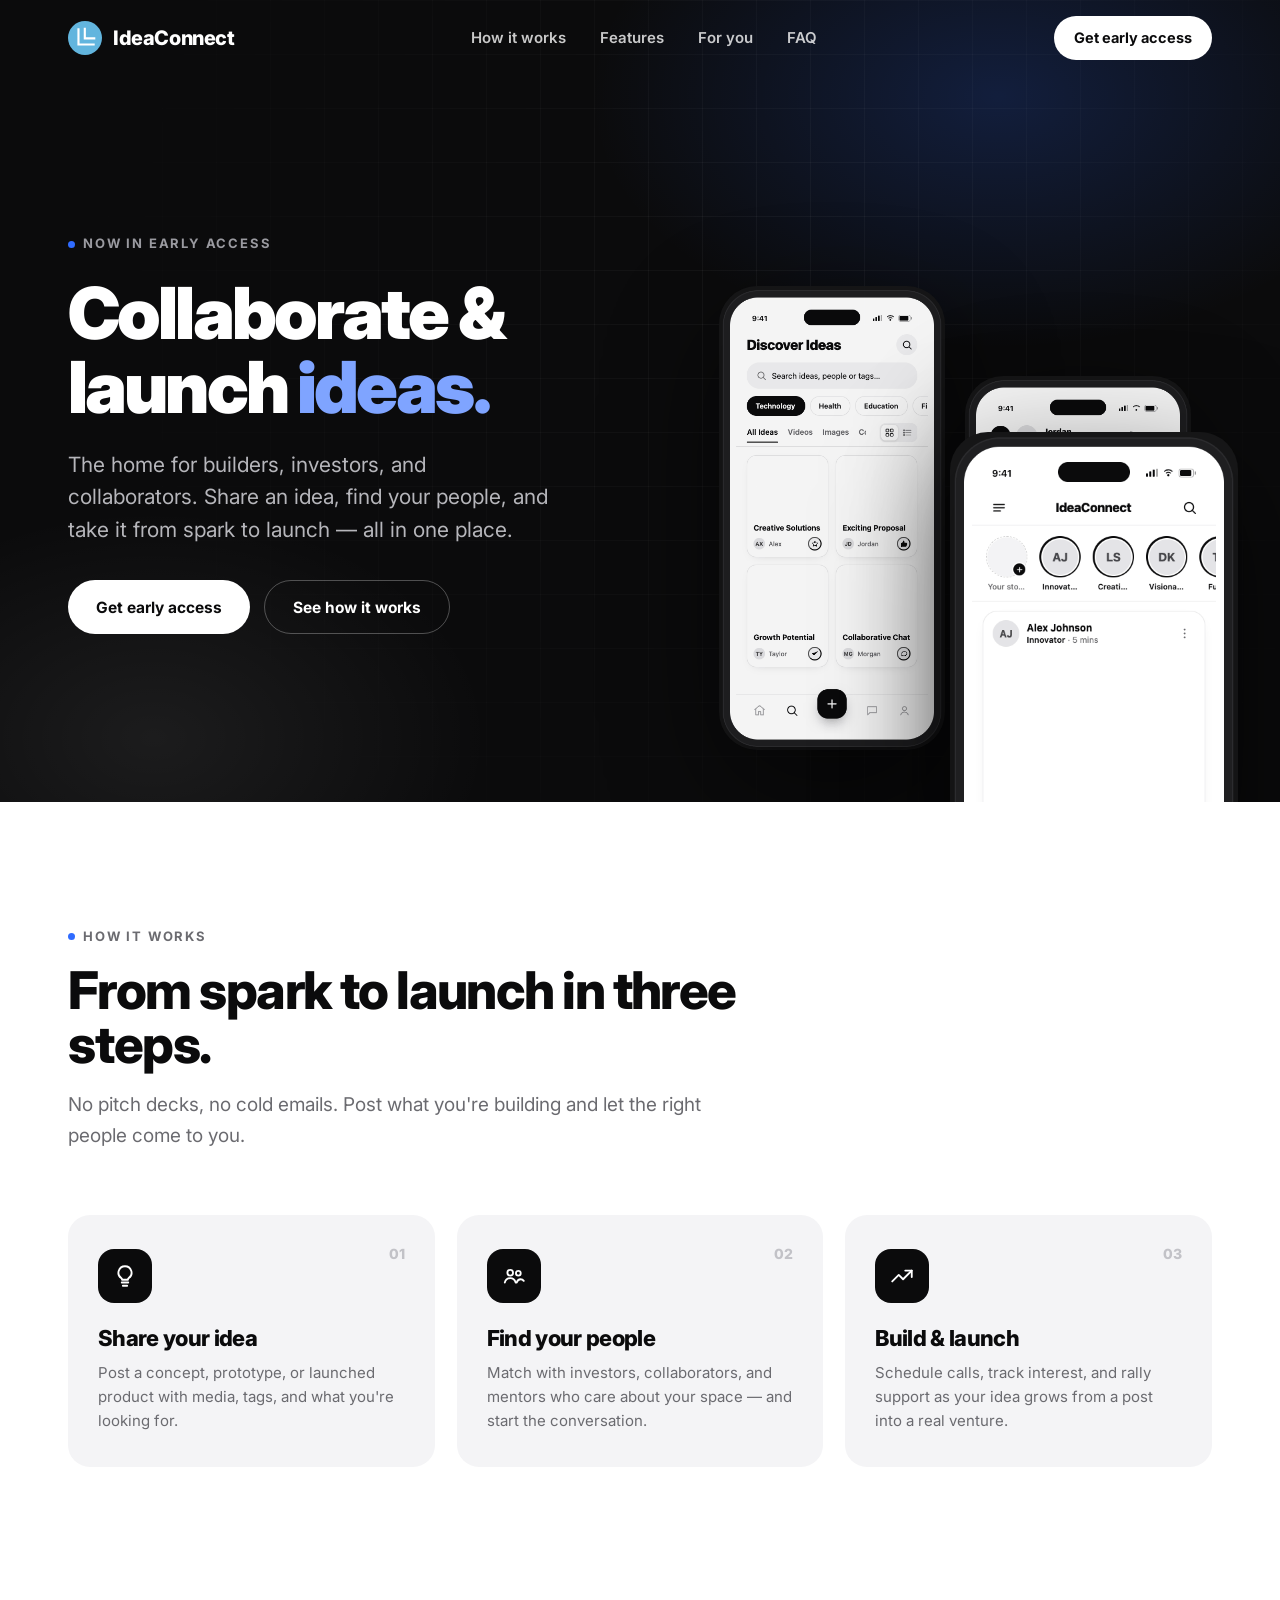
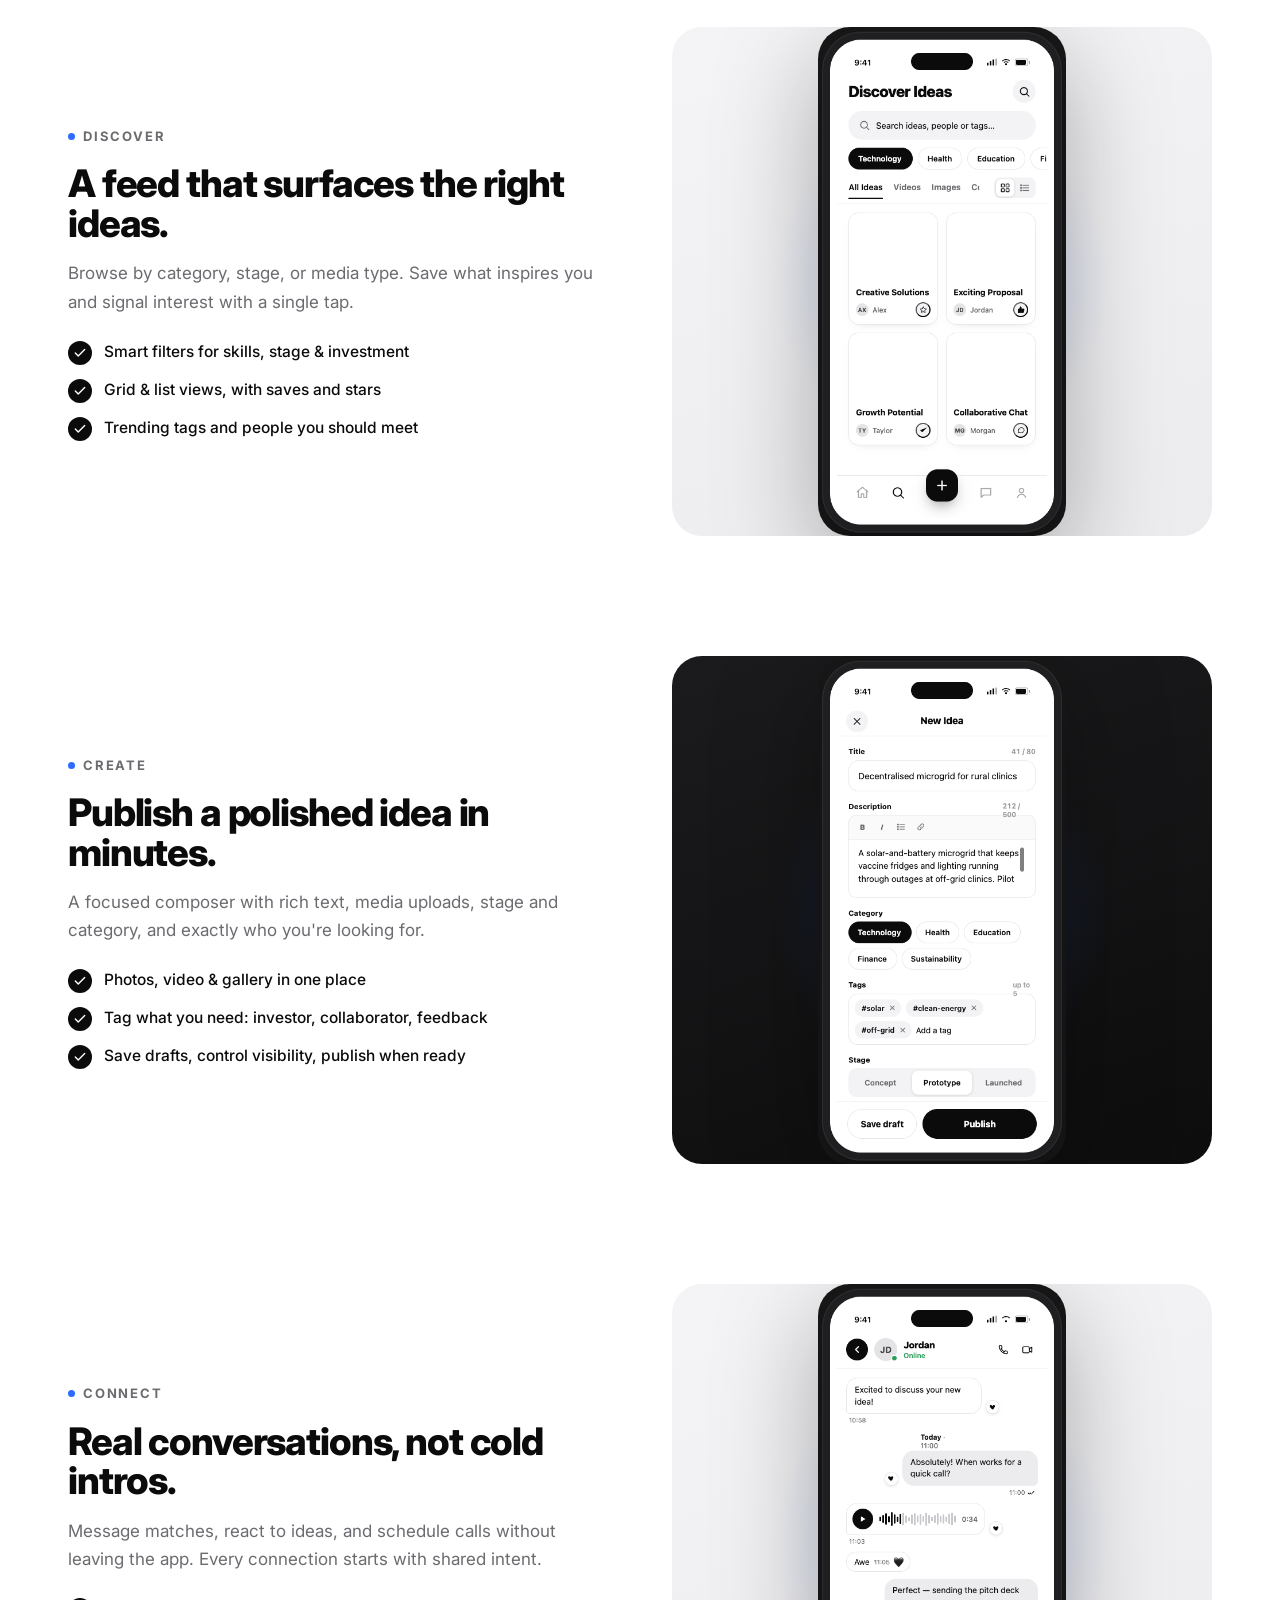
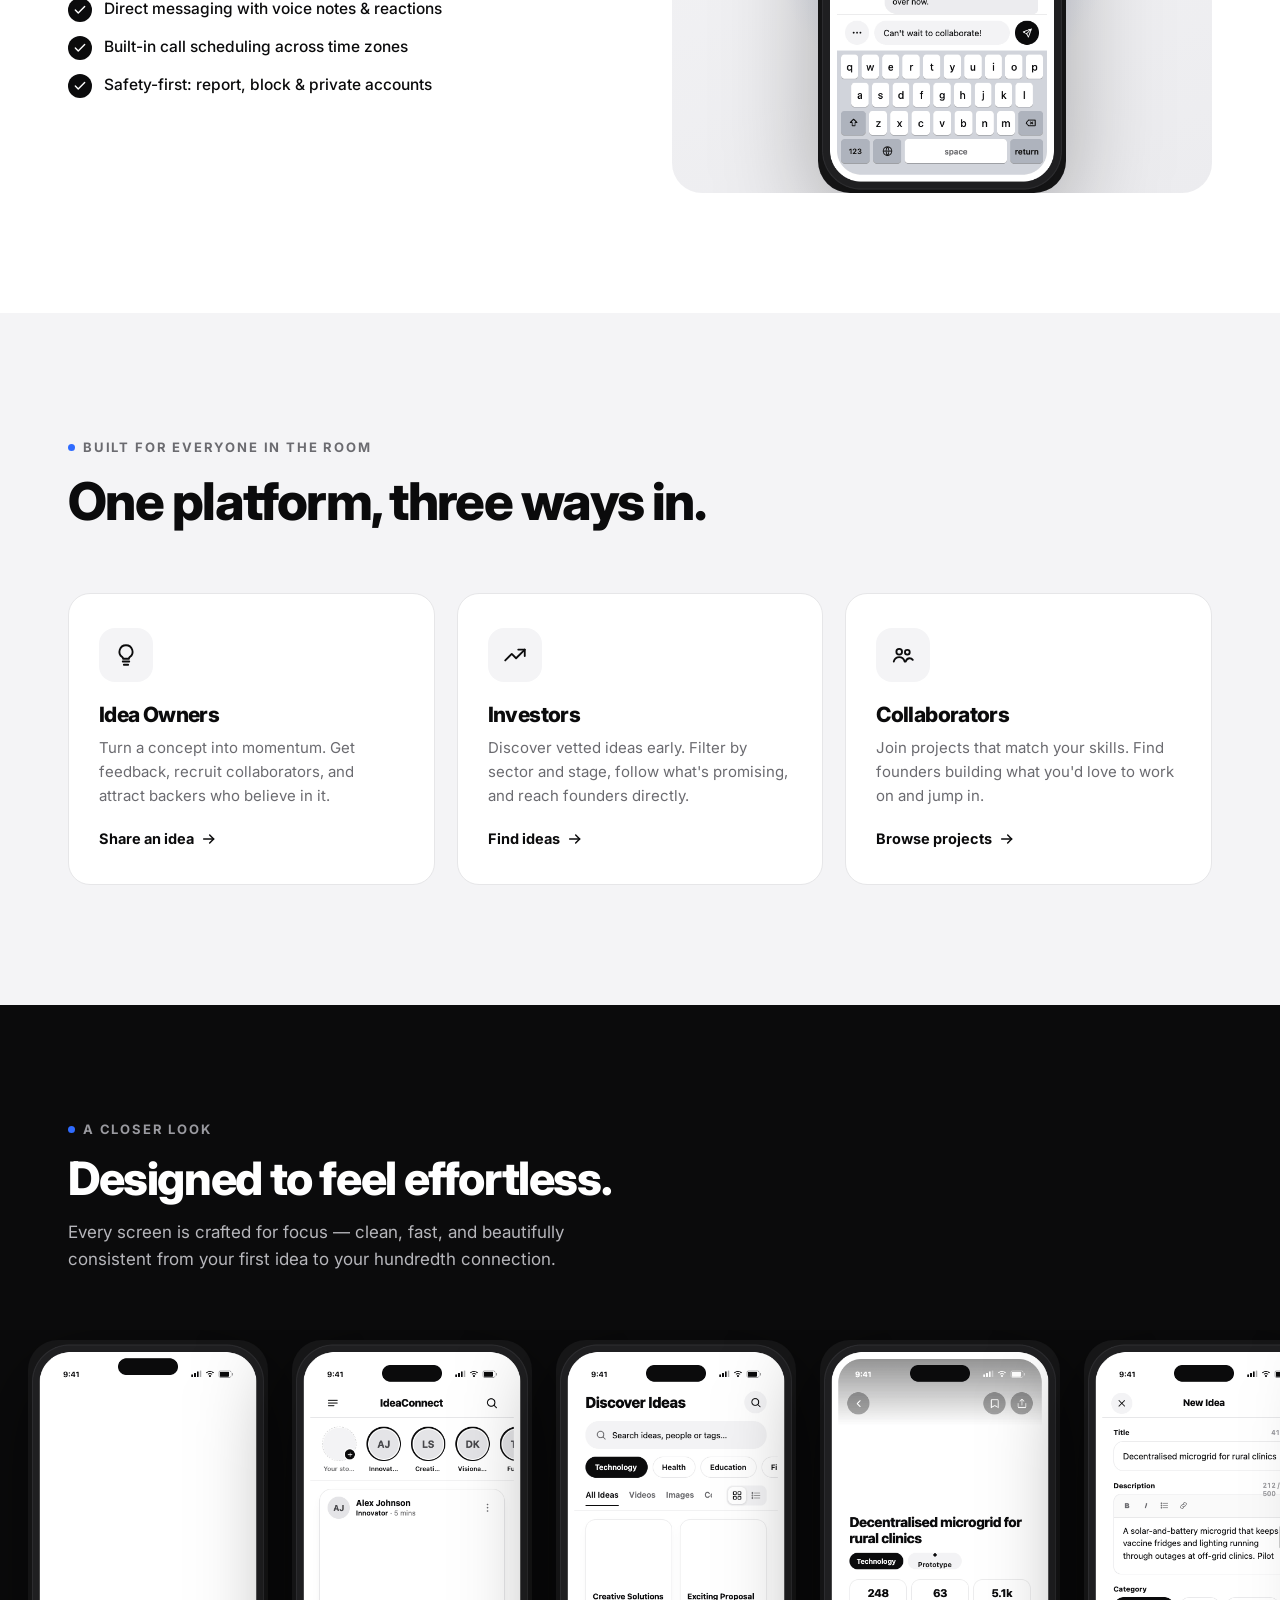
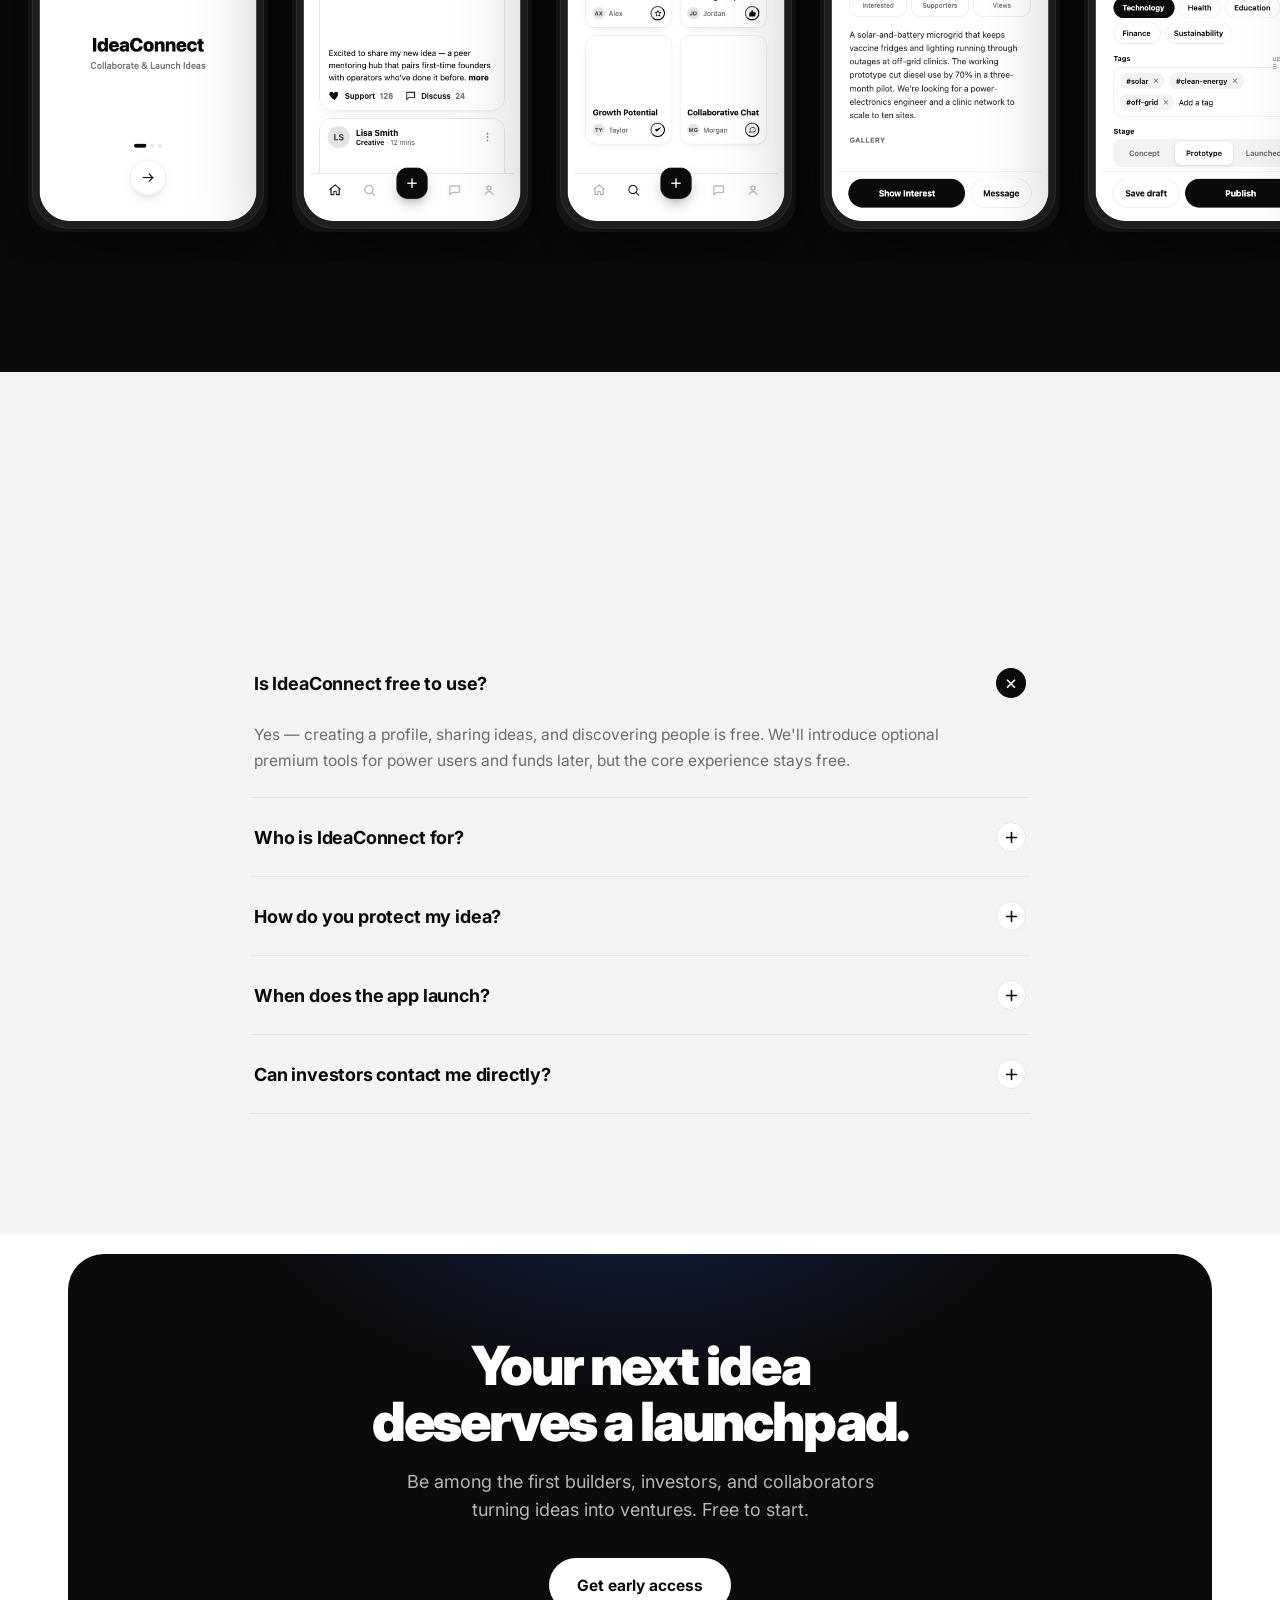
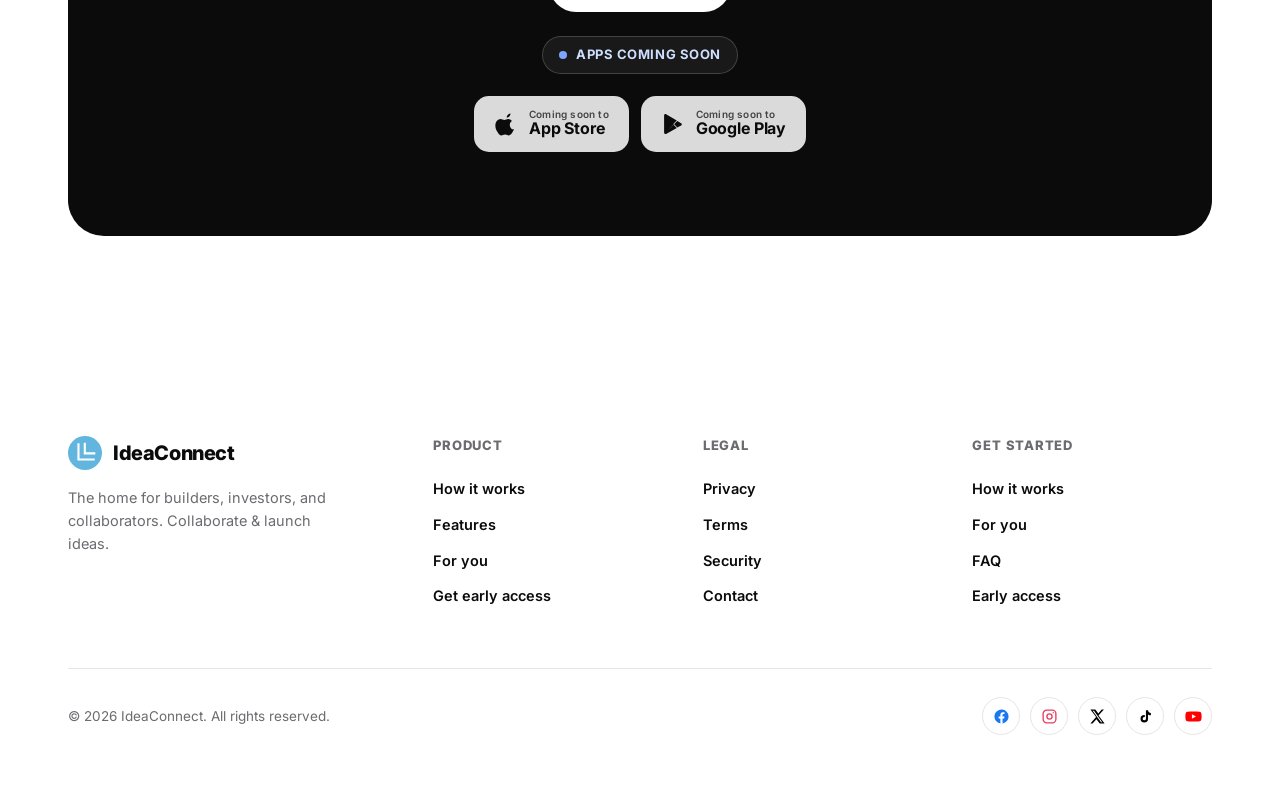
<file: index.html>
<!DOCTYPE html>
<html lang="en">
<head>
<meta charset="UTF-8" />
<meta name="viewport" content="width=device-width, initial-scale=1.0" />
<title>IdeaConnect — Collaborate &amp; Launch Ideas</title>
<meta name="description" content="IdeaConnect is the home for builders, investors, and collaborators. Share an idea, find your people, and take it from spark to launch — all in one app." />
<link rel="canonical" href="https://ideaconnect.social/" />
<meta name="theme-color" content="#0B0B0C" />
<link rel="icon" href="favicon.svg" type="image/svg+xml" />
<link rel="apple-touch-icon" href="favicon.svg" />
<!-- Open Graph -->
<meta property="og:type" content="website" />
<meta property="og:site_name" content="IdeaConnect" />
<meta property="og:title" content="IdeaConnect — Collaborate &amp; Launch Ideas" />
<meta property="og:description" content="Share an idea, find your people, and take it from spark to launch. The home for builders, investors, and collaborators." />
<meta property="og:url" content="https://ideaconnect.social/" />
<meta property="og:image" content="https://ideaconnect.social/assets/cover.png" />
<meta property="og:image:width" content="1040" />
<meta property="og:image:height" content="440" />
<meta property="og:image:alt" content="IdeaConnect — collaborate and launch ideas" />
<!-- Twitter -->
<meta name="twitter:card" content="summary_large_image" />
<meta name="twitter:title" content="IdeaConnect — Collaborate &amp; Launch Ideas" />
<meta name="twitter:description" content="Share an idea, find your people, and take it from spark to launch. The home for builders, investors, and collaborators." />
<meta name="twitter:image" content="https://ideaconnect.social/assets/cover.png" />
<link rel="preconnect" href="https://fonts.googleapis.com" />
<link rel="preconnect" href="https://fonts.gstatic.com" crossorigin />
<link href="https://fonts.googleapis.com/css2?family=Inter:wght@400;500;600;700;800;900&display=swap" rel="stylesheet" />
<style>
  :root{
    --ink:#0B0B0C; --muted:#6B6B70; --border:#E6E6E8; --accent:#2F6BFF; --surf:#F4F4F6;
    --bg:#FFFFFF; --night:#0B0B0C; --night2:#161617;
    --r:22px; --maxw:1200px;
    --ease:cubic-bezier(.22,.61,.36,1);
  }
  *{box-sizing:border-box;margin:0;padding:0;}
  html{scroll-behavior:smooth;}
  body{font-family:'Inter',-apple-system,BlinkMacSystemFont,'SF Pro Display',sans-serif;background:var(--bg);color:var(--ink);
    -webkit-font-smoothing:antialiased;line-height:1.5;overflow-x:hidden;}
  a{color:inherit;text-decoration:none;}
  img{display:block;max-width:100%;height:auto;}
  .wrap{max-width:var(--maxw);margin:0 auto;padding:0 28px;}
  .eyebrow{display:inline-flex;align-items:center;gap:8px;font-size:13px;font-weight:700;letter-spacing:.14em;text-transform:uppercase;color:var(--muted);}
  .eyebrow .dot{width:7px;height:7px;border-radius:50%;background:var(--accent);}
  .eyebrow.on-dark{color:#9A9AA0;}
  h1,h2,h3{letter-spacing:-0.03em;font-weight:800;line-height:1.04;}
  .sec{padding:120px 0;}
  .sec-head{max-width:680px;}
  .sec-head h2{font-size:clamp(32px,4.6vw,52px);margin-top:18px;}
  .sec-head p{font-size:clamp(16px,1.5vw,19px);color:var(--muted);margin-top:18px;line-height:1.6;}

  .btn{display:inline-flex;align-items:center;justify-content:center;gap:9px;height:54px;padding:0 28px;border-radius:999px;
    font-family:inherit;font-size:15.5px;font-weight:700;cursor:pointer;border:none;transition:transform .25s var(--ease),box-shadow .25s var(--ease),background .2s;white-space:nowrap;}
  .btn svg{width:18px;height:18px;}
  .btn-primary{background:var(--ink);color:#fff;}
  .btn-primary:hover{transform:translateY(-2px);box-shadow:0 16px 34px -12px rgba(11,11,12,.5);}
  .btn-light{background:#fff;color:var(--ink);}
  .btn-light:hover{transform:translateY(-2px);box-shadow:0 16px 34px -12px rgba(0,0,0,.45);}
  .btn-ghost{background:transparent;color:var(--ink);border:1.5px solid var(--border);}
  .btn-ghost:hover{border-color:var(--ink);transform:translateY(-2px);}
  .btn-ghost.on-dark{color:#fff;border-color:rgba(255,255,255,.28);}
  .btn-ghost.on-dark:hover{border-color:#fff;background:rgba(255,255,255,.06);}

  .badges{display:flex;gap:12px;flex-wrap:wrap;}
  .badge{display:inline-flex;align-items:center;gap:11px;height:56px;padding:0 20px;border-radius:15px;background:var(--ink);color:#fff;transition:transform .25s var(--ease),box-shadow .25s var(--ease);}
  .badge:hover{transform:translateY(-2px);box-shadow:0 16px 30px -14px rgba(0,0,0,.5);}
  .badge.on-dark{background:#fff;color:var(--ink);}
  .badge svg{width:24px;height:24px;flex-shrink:0;}
  .badge .b-t{display:flex;flex-direction:column;line-height:1.1;text-align:left;}
  .badge .b-t small{font-size:10px;font-weight:600;opacity:.72;letter-spacing:.02em;}
  .badge .b-t span{font-size:16px;font-weight:700;letter-spacing:-0.01em;}

  .nav{position:fixed;top:0;left:0;right:0;z-index:100;transition:background .3s,border-color .3s,backdrop-filter .3s;border-bottom:1px solid transparent;}
  .nav.scrolled{background:rgba(255,255,255,.82);backdrop-filter:saturate(180%) blur(18px);border-bottom-color:var(--border);}
  .nav-in{max-width:var(--maxw);margin:0 auto;padding:16px 28px;display:flex;align-items:center;justify-content:space-between;gap:20px;}
  .brand{display:flex;align-items:center;gap:11px;font-weight:800;font-size:20px;letter-spacing:-0.02em;}
  .brand .logo{width:34px;height:34px;display:flex;align-items:center;justify-content:center;}
  .brand .logo svg{width:34px;height:34px;}
  .nav.scrolled .brand{color:var(--ink);}
  .nav-links{display:flex;align-items:center;gap:34px;}
  .nav-links a{font-size:15px;font-weight:600;color:var(--muted);transition:color .2s;position:relative;}
  .nav-links a::after{content:"";position:absolute;left:0;right:100%;bottom:-5px;height:2px;background:var(--ink);transition:right .25s var(--ease);border-radius:2px;}
  .nav-links a:hover{color:var(--ink);}
  .nav-links a:hover::after{right:0;}
  .nav-cta{display:flex;align-items:center;gap:14px;}
  .nav-cta .btn{height:44px;padding:0 20px;font-size:14.5px;}
  .nav-toggle{display:none;width:44px;height:44px;border:1.5px solid var(--border);border-radius:12px;background:#fff;align-items:center;justify-content:center;cursor:pointer;}
  .nav-toggle svg{width:22px;height:22px;}
  /* nav over dark hero (top, not scrolled) */
  .nav:not(.scrolled) .brand{color:#fff;}
  .nav:not(.scrolled) .nav-links a{color:rgba(255,255,255,.78);}
  .nav:not(.scrolled) .nav-links a:hover{color:#fff;}
  .nav:not(.scrolled) .nav-links a::after{background:#fff;}
  .nav:not(.scrolled) .nav-cta .btn-primary{background:#fff;color:var(--ink);}
  .nav:not(.scrolled) .nav-toggle{background:transparent;border-color:rgba(255,255,255,.3);color:#fff;}

  .hero{position:relative;background:var(--night);color:#fff;padding:152px 0 90px;overflow:hidden;}
  .hero::before{content:"";position:absolute;inset:0;background:
    radial-gradient(680px 420px at 78% 12%, rgba(47,107,255,.20), transparent 60%),
    radial-gradient(560px 380px at 12% 92%, rgba(255,255,255,.07), transparent 60%);pointer-events:none;}
  .hero-grid-bg{position:absolute;inset:0;background-image:linear-gradient(rgba(255,255,255,.045) 1px,transparent 1px),linear-gradient(90deg,rgba(255,255,255,.045) 1px,transparent 1px);background-size:54px 54px;
    -webkit-mask-image:radial-gradient(circle at 60% 35%,#000,transparent 78%);mask-image:radial-gradient(circle at 60% 35%,#000,transparent 78%);pointer-events:none;}
  .hero-in{position:relative;z-index:2;max-width:var(--maxw);margin:0 auto;padding:0 28px;display:grid;grid-template-columns:1.05fr .95fr;gap:40px;align-items:center;}
  .hero-copy{max-width:560px;}
  .hero h1{font-size:clamp(40px,5.6vw,72px);font-weight:900;letter-spacing:-0.04em;margin-top:22px;}
  .hero h1 .g{color:#7FA4FF;}
  .hero p.sub{font-size:clamp(17px,1.7vw,21px);color:#B6B6BB;margin-top:24px;max-width:480px;line-height:1.55;}
  .hero-cta{display:flex;flex-wrap:wrap;gap:14px;margin-top:34px;}

  .hero-stage{position:relative;height:560px;}
  .phone-img{position:absolute;border-radius:38px;filter:drop-shadow(0 40px 60px rgba(0,0,0,.55));will-change:transform;--px:0px;--py:0px;}
  .p-main{width:288px;left:50%;top:50%;z-index:3;animation:float1 7s var(--ease) infinite;}
  .p-left{width:226px;left:6%;top:24%;z-index:2;opacity:.96;animation:float2 6s var(--ease) infinite;}
  .p-right{width:226px;right:4%;top:40%;z-index:2;opacity:.96;animation:float3 6.6s var(--ease) infinite;}
  @keyframes float1{0%,100%{transform:translate(calc(-50% + var(--px)),calc(-50% + var(--py)))}50%{transform:translate(calc(-50% + var(--px)),calc(-50% + var(--py) - 16px))}}
  @keyframes float2{0%,100%{transform:translate(var(--px),var(--py))}50%{transform:translate(var(--px),calc(var(--py) - 13px))}}
  @keyframes float3{0%,100%{transform:translate(var(--px),var(--py))}50%{transform:translate(var(--px),calc(var(--py) + 14px))}}



  .steps{display:grid;grid-template-columns:repeat(3,1fr);gap:22px;margin-top:64px;}
  .step{background:var(--surf);border-radius:var(--r);padding:34px 30px;position:relative;transition:transform .3s var(--ease),box-shadow .3s var(--ease);}
  .step:hover{transform:translateY(-6px);box-shadow:0 24px 50px -28px rgba(11,11,12,.3);}
  .step .si{width:54px;height:54px;border-radius:16px;background:var(--ink);color:#fff;display:flex;align-items:center;justify-content:center;}
  .step .si svg{width:26px;height:26px;}
  .step .sn{position:absolute;top:28px;right:30px;font-size:14px;font-weight:800;color:#C2C2C7;}
  .step h3{font-size:22px;margin-top:24px;}
  .step p{font-size:15px;color:var(--muted);margin-top:11px;line-height:1.6;}

  .frow{display:grid;grid-template-columns:1fr 1fr;gap:64px;align-items:center;}
  .frow + .frow{margin-top:120px;}
  .frow.rev .f-media{order:2;}
  .f-copy h3{font-size:clamp(26px,3vw,38px);margin-top:18px;}
  .f-copy p{font-size:17px;color:var(--muted);margin-top:16px;line-height:1.65;}
  .f-list{margin-top:24px;display:flex;flex-direction:column;gap:13px;}
  .f-list li{list-style:none;display:flex;align-items:flex-start;gap:12px;font-size:15.5px;font-weight:500;}
  .f-list .ck{width:24px;height:24px;border-radius:50%;background:var(--ink);color:#fff;display:flex;align-items:center;justify-content:center;flex-shrink:0;margin-top:1px;}
  .f-list .ck svg{width:14px;height:14px;}
  .f-media{position:relative;display:flex;align-items:center;justify-content:center;min-height:420px;border-radius:30px;
    background:linear-gradient(160deg,#F4F4F6,#ECECEF);overflow:hidden;}
  .f-media.dark{background:linear-gradient(160deg,#1b1b1d,#0d0d0e);}
  .f-media .glow{position:absolute;width:340px;height:340px;border-radius:50%;background:radial-gradient(circle,rgba(47,107,255,.22),transparent 70%);}
  .f-media img{position:relative;width:248px;border-radius:32px;filter:drop-shadow(0 30px 50px rgba(0,0,0,.3));}

  .personas{display:grid;grid-template-columns:repeat(3,1fr);gap:22px;margin-top:64px;}
  .persona{border:1px solid var(--border);border-radius:var(--r);padding:34px 30px;background:#fff;transition:transform .3s var(--ease),box-shadow .3s var(--ease),border-color .3s;}
  .persona:hover{transform:translateY(-6px);box-shadow:0 24px 50px -28px rgba(11,11,12,.28);border-color:#D2D2D6;}
  .persona .pi{width:54px;height:54px;border-radius:16px;background:var(--surf);color:var(--ink);display:flex;align-items:center;justify-content:center;}
  .persona .pi svg{width:26px;height:26px;}
  .persona h3{font-size:21px;margin-top:22px;}
  .persona p{font-size:15px;color:var(--muted);margin-top:10px;line-height:1.6;}
  .persona .plink{display:inline-flex;align-items:center;gap:7px;margin-top:20px;font-size:14.5px;font-weight:700;color:var(--ink);}
  .persona .plink svg{width:16px;height:16px;transition:transform .2s var(--ease);}
  .persona:hover .plink svg{transform:translateX(4px);}

  .showcase{background:var(--night);color:#fff;padding:110px 0;overflow:hidden;}
  .showcase .eyebrow{color:#9A9AA0;}
  .showcase h2{font-size:clamp(30px,4vw,46px);margin-top:16px;max-width:620px;}
  .showcase p{color:#B6B6BB;margin-top:16px;max-width:560px;font-size:17px;line-height:1.6;}
  .rail{margin-top:56px;display:flex;gap:24px;overflow-x:auto;padding:10px 28px 30px;scroll-snap-type:x mandatory;}
  .rail::-webkit-scrollbar{height:8px;}
  .rail::-webkit-scrollbar-thumb{background:rgba(255,255,255,.18);border-radius:4px;}
  .rail img{width:240px;flex-shrink:0;border-radius:30px;scroll-snap-align:center;filter:drop-shadow(0 28px 46px rgba(0,0,0,.5));transition:transform .35s var(--ease);}
  .rail img:hover{transform:translateY(-10px);}


  .faq{max-width:780px;margin:56px auto 0;}
  .qa{border-bottom:1px solid var(--border);}
  .qa-q{width:100%;background:none;border:none;font-family:inherit;display:flex;align-items:center;justify-content:space-between;gap:20px;
    padding:24px 4px;cursor:pointer;text-align:left;font-size:18px;font-weight:700;color:var(--ink);letter-spacing:-0.01em;}
  .qa-q .ico{width:30px;height:30px;flex-shrink:0;border-radius:50%;background:#fff;border:1px solid var(--border);display:flex;align-items:center;justify-content:center;transition:transform .3s var(--ease),background .2s,color .2s;}
  .qa-q .ico svg{width:17px;height:17px;}
  .qa.open .qa-q .ico{transform:rotate(45deg);background:var(--ink);color:#fff;border-color:var(--ink);}
  .qa-a{max-height:0;overflow:hidden;transition:max-height .4s var(--ease);}
  .qa-a p{padding:0 4px 24px;font-size:15.5px;color:var(--muted);line-height:1.65;max-width:90%;}

  .cta{background:var(--night);color:#fff;border-radius:36px;padding:84px 40px;text-align:center;position:relative;overflow:hidden;}
  .cta::before{content:"";position:absolute;inset:0;background:radial-gradient(600px 300px at 50% -10%,rgba(47,107,255,.22),transparent 65%);}
  .cta-in{position:relative;z-index:2;}
  .cta h2{font-size:clamp(32px,4.6vw,54px);font-weight:900;letter-spacing:-0.04em;}
  .cta p{color:#B6B6BB;font-size:18px;margin-top:18px;max-width:520px;margin-left:auto;margin-right:auto;line-height:1.55;}
  .cta .badges{justify-content:center;margin-top:22px;}
  .soon-pill{display:inline-flex;align-items:center;gap:9px;margin-top:24px;padding:8px 16px;border-radius:999px;
    border:1px solid rgba(255,255,255,.18);background:rgba(255,255,255,.06);color:#CFE0FF;
    font-size:13px;font-weight:700;letter-spacing:.04em;text-transform:uppercase;}
  .soon-pill .pulse{width:8px;height:8px;border-radius:50%;background:#7FA4FF;}
  html.js .soon-pill .pulse{animation:pulse 2s var(--ease) infinite;}
  @keyframes pulse{0%{box-shadow:0 0 0 0 rgba(127,164,255,.55)}70%{box-shadow:0 0 0 9px rgba(127,164,255,0)}100%{box-shadow:0 0 0 0 rgba(127,164,255,0)}}
  .badge.soon{pointer-events:none;opacity:.85;}

  footer{padding:80px 0 50px;}
  .foot-top{display:grid;grid-template-columns:1.4fr 1fr 1fr 1fr;gap:30px;}
  .foot-brand .brand{margin-bottom:16px;}
  .foot-brand p{color:var(--muted);font-size:14.5px;max-width:280px;line-height:1.6;}
  .fcol h4{font-size:13px;font-weight:800;letter-spacing:.06em;text-transform:uppercase;color:var(--muted);margin-bottom:16px;}
  .fcol a{display:block;font-size:14.5px;font-weight:600;color:var(--ink);padding:7px 0;transition:color .2s;}
  .fcol a:hover{color:var(--accent);}
  .foot-bot{display:flex;align-items:center;justify-content:space-between;gap:20px;margin-top:54px;padding-top:28px;border-top:1px solid var(--border);color:var(--muted);font-size:13.5px;}
  .foot-social{display:flex;gap:10px;}
  .foot-social a{width:38px;height:38px;border-radius:50%;border:1.5px solid var(--border);display:flex;align-items:center;justify-content:center;color:var(--ink);transition:all .2s;}
  .foot-social svg{width:17px;height:17px;}
  .foot-social a.s-fb{color:#1877F2;}
  .foot-social a.s-ig{color:#E4405F;}
  .foot-social a.s-x{color:#000;}
  .foot-social a.s-tt{color:#000;}
  .foot-social a.s-yt{color:#FF0000;}
  .foot-social a:hover{color:#fff;}
  .foot-social a.s-fb:hover{background:#1877F2;border-color:#1877F2;}
  .foot-social a.s-ig:hover{background:linear-gradient(45deg,#F58529,#DD2A7B,#8134AF,#515BD4);border-color:#DD2A7B;}
  .foot-social a.s-x:hover{background:#000;border-color:#000;}
  .foot-social a.s-tt:hover{background:#000;border-color:#000;}
  .foot-social a.s-yt:hover{background:#FF0000;border-color:#FF0000;}

  html.js .reveal{opacity:0;transform:translateY(28px);}
  html.js .reveal.in{opacity:1;transform:none;transition:opacity .7s var(--ease),transform .7s var(--ease);}
  html.js .reveal[data-d="1"]{transition-delay:.08s;}
  html.js .reveal[data-d="2"]{transition-delay:.16s;}
  html.js .reveal[data-d="3"]{transition-delay:.24s;}

  @media (max-width:900px){
    .sec{padding:84px 0;}
    .nav-links{display:none;}
    .nav-toggle{display:flex;}
    .hero-in{grid-template-columns:1fr;gap:10px;}
    .hero-stage{height:430px;margin-top:20px;order:2;}
    .hero-copy{order:1;}
    .p-main{width:230px;} .p-left{width:170px;left:2%;} .p-right{width:170px;right:0;}
    .steps,.personas{grid-template-columns:1fr;}
    .frow,.frow.rev .f-media{grid-template-columns:1fr;}
    .frow .f-media{order:2 !important;min-height:340px;}
    .frow + .frow{margin-top:64px;}
    .foot-top{grid-template-columns:1fr 1fr;gap:34px 20px;}
    .cta{padding:60px 26px;border-radius:26px;}
  }
  @media (max-width:560px){
    .wrap{padding:0 20px;}
    .hero{padding:128px 0 70px;}
    .foot-top{grid-template-columns:1fr;}
    .foot-bot{flex-direction:column;align-items:flex-start;gap:14px;}
  }
  @media (prefers-reduced-motion:reduce){
    *{animation:none !important;scroll-behavior:auto;}
    html.js .reveal{opacity:1 !important;transform:none !important;}
  }
</style>
<script type="application/ld+json">
{
  "@context": "https://schema.org",
  "@graph": [
    {
      "@type": "Organization",
      "@id": "https://ideaconnect.social/#org",
      "name": "IdeaConnect",
      "url": "https://ideaconnect.social/",
      "logo": "https://ideaconnect.social/favicon.svg",
      "sameAs": [
        "https://www.facebook.com/profile.php?id=61590474462932",
        "https://www.instagram.com/ideaconnect_official",
        "https://x.com/ideaconnect_",
        "https://www.tiktok.com/@ideaconnect.official",
        "https://youtube.com/@ideaconnect-official"
      ]
    },
    {
      "@type": "WebSite",
      "@id": "https://ideaconnect.social/#website",
      "url": "https://ideaconnect.social/",
      "name": "IdeaConnect",
      "description": "The home for builders, investors, and collaborators.",
      "publisher": { "@id": "https://ideaconnect.social/#org" }
    },
    {
      "@type": "FAQPage",
      "mainEntity": [
        {
          "@type": "Question",
          "name": "Is IdeaConnect free to use?",
          "acceptedAnswer": { "@type": "Answer", "text": "Yes — creating a profile, sharing ideas, and discovering people is free. We'll introduce optional premium tools for power users and funds later, but the core experience stays free." }
        },
        {
          "@type": "Question",
          "name": "Who is IdeaConnect for?",
          "acceptedAnswer": { "@type": "Answer", "text": "Three groups, one community: idea owners looking for momentum, investors hunting for early signal, and collaborators searching for projects worth their skills." }
        },
        {
          "@type": "Question",
          "name": "How do you protect my idea?",
          "acceptedAnswer": { "@type": "Answer", "text": "You control visibility on every post — public, connections-only, or private draft. You decide how much to share, and safety tools like report, block, and private accounts are built in." }
        },
        {
          "@type": "Question",
          "name": "When does the app launch?",
          "acceptedAnswer": { "@type": "Answer", "text": "We're rolling out in early access now, region by region. Join the waitlist and you'll be first in line on both iOS and Android." }
        },
        {
          "@type": "Question",
          "name": "Can investors contact me directly?",
          "acceptedAnswer": { "@type": "Answer", "text": "Only with your intent. Interest and messages flow through mutual signals, so conversations start when both sides opt in — no cold spam." }
        }
      ]
    }
  ]
}
</script>
</head>
<body>

<nav class="nav" id="nav">
  <div class="nav-in">
    <a href="#top" class="brand"><span class="logo"><svg viewBox="0 0 32 32" fill="none"><circle cx="16" cy="16" r="16" fill="#62B5DE"/><path fill="#fff" d="M14.817 6.421h2v8.886h8.887v2H14.817zm-5.959.437h2v14.283h14.283v2H8.858z"/></svg></span>IdeaConnect</a>
    <div class="nav-links">
      <a href="#how">How it works</a>
      <a href="#features">Features</a>
      <a href="#who">For you</a>
      <a href="#faq">FAQ</a>
    </div>
    <div class="nav-cta">
      <a href="https://forms.gle/CPTDTAvS8rmMY95aA" target="_blank" rel="noopener" class="btn btn-primary">Get early access</a>
      <button class="nav-toggle" aria-label="Menu"><svg viewBox="0 0 24 24" fill="none" stroke="currentColor" stroke-width="2" stroke-linecap="round"><line x1="4" y1="8" x2="20" y2="8"/><line x1="4" y1="16" x2="20" y2="16"/></svg></button>
    </div>
  </div>
</nav>

<header class="hero" id="top">
  <div class="hero-grid-bg"></div>
  <div class="hero-in">
    <div class="hero-copy">
      <span class="eyebrow on-dark"><span class="dot"></span>Now in early access</span>
      <h1>Collaborate &amp;<br/>launch <span class="g">ideas.</span></h1>
      <p class="sub">The home for builders, investors, and collaborators. Share an idea, find your people, and take it from spark to launch — all in one place.</p>
      <div class="hero-cta">
        <a href="https://forms.gle/CPTDTAvS8rmMY95aA" target="_blank" rel="noopener" class="btn btn-light">Get early access</a>
        <a href="#how" class="btn btn-ghost on-dark">See how it works</a>
      </div>
    </div>
    <div class="hero-stage" id="heroStage">
      <img class="phone-img p-left"  data-depth="22" width="432" height="886" decoding="async" src="screens/cut/discover.png" alt="Discover ideas" />
      <img class="phone-img p-right" data-depth="30" width="432" height="886" decoding="async" src="screens/cut/chat.png" alt="Message collaborators" />
      <img class="phone-img p-main"  data-depth="12" width="432" height="886" decoding="async" fetchpriority="high" src="screens/cut/home.png" alt="IdeaConnect home feed" />
    </div>
  </div>
</header>

<section class="sec" id="how">
  <div class="wrap">
    <div class="sec-head reveal"><span class="eyebrow"><span class="dot"></span>How it works</span>
      <h2>From spark to launch in three steps.</h2>
      <p>No pitch decks, no cold emails. Post what you're building and let the right people come to you.</p>
    </div>
    <div class="steps">
      <div class="step reveal" data-d="0"><span class="sn">01</span><div class="si"><svg viewBox="0 0 24 24" fill="none" stroke="currentColor" stroke-width="1.7" stroke-linecap="round" stroke-linejoin="round"><path d="M9 18h6M10 21h4"/><path d="M12 3a6 6 0 0 0-3.5 10.9c.5.4.8 1 .8 1.6h5.4c0-.6.3-1.2.8-1.6A6 6 0 0 0 12 3Z"/></svg></div>
        <h3>Share your idea</h3><p>Post a concept, prototype, or launched product with media, tags, and what you're looking for.</p></div>
      <div class="step reveal" data-d="1"><span class="sn">02</span><div class="si"><svg viewBox="0 0 24 24" fill="none" stroke="currentColor" stroke-width="1.7" stroke-linecap="round" stroke-linejoin="round"><circle cx="8.5" cy="9" r="2.6"/><circle cx="16" cy="9.5" r="2.2"/><path d="M3.5 18c.8-2.7 2.7-4 5-4s4.2 1.3 5 4"/><path d="M14.5 18c.6-2 1.9-3 3.6-3 1.2 0 2.2.5 2.9 1.5"/></svg></div>
        <h3>Find your people</h3><p>Match with investors, collaborators, and mentors who care about your space — and start the conversation.</p></div>
      <div class="step reveal" data-d="2"><span class="sn">03</span><div class="si"><svg viewBox="0 0 24 24" fill="none" stroke="currentColor" stroke-width="1.7" stroke-linecap="round" stroke-linejoin="round"><polyline points="3 17 9 11 13 15 21 7"/><polyline points="15 7 21 7 21 13"/></svg></div>
        <h3>Build &amp; launch</h3><p>Schedule calls, track interest, and rally support as your idea grows from a post into a real venture.</p></div>
    </div>
  </div>
</section>

<section class="sec" id="features" style="padding-top:40px;">
  <div class="wrap">
    <div class="frow">
      <div class="f-copy reveal">
        <span class="eyebrow"><span class="dot"></span>Discover</span>
        <h3>A feed that surfaces the right ideas.</h3>
        <p>Browse by category, stage, or media type. Save what inspires you and signal interest with a single tap.</p>
        <ul class="f-list">
          <li><span class="ck"><svg viewBox="0 0 24 24" fill="none" stroke="currentColor" stroke-width="2.4" stroke-linecap="round" stroke-linejoin="round"><polyline points="20 6 9 17 4 12"/></svg></span>Smart filters for skills, stage &amp; investment</li>
          <li><span class="ck"><svg viewBox="0 0 24 24" fill="none" stroke="currentColor" stroke-width="2.4" stroke-linecap="round" stroke-linejoin="round"><polyline points="20 6 9 17 4 12"/></svg></span>Grid &amp; list views, with saves and stars</li>
          <li><span class="ck"><svg viewBox="0 0 24 24" fill="none" stroke="currentColor" stroke-width="2.4" stroke-linecap="round" stroke-linejoin="round"><polyline points="20 6 9 17 4 12"/></svg></span>Trending tags and people you should meet</li>
        </ul>
      </div>
      <div class="f-media reveal" data-d="1"><span class="glow"></span><img width="432" height="886" loading="lazy" decoding="async" src="screens/cut/discover.png" alt="Discover screen" /></div>
    </div>

    <div class="frow rev">
      <div class="f-media dark reveal" data-d="1"><span class="glow"></span><img width="432" height="886" loading="lazy" decoding="async" src="screens/cut/create.png" alt="Create an idea screen" /></div>
      <div class="f-copy reveal">
        <span class="eyebrow"><span class="dot"></span>Create</span>
        <h3>Publish a polished idea in minutes.</h3>
        <p>A focused composer with rich text, media uploads, stage and category, and exactly who you're looking for.</p>
        <ul class="f-list">
          <li><span class="ck"><svg viewBox="0 0 24 24" fill="none" stroke="currentColor" stroke-width="2.4" stroke-linecap="round" stroke-linejoin="round"><polyline points="20 6 9 17 4 12"/></svg></span>Photos, video &amp; gallery in one place</li>
          <li><span class="ck"><svg viewBox="0 0 24 24" fill="none" stroke="currentColor" stroke-width="2.4" stroke-linecap="round" stroke-linejoin="round"><polyline points="20 6 9 17 4 12"/></svg></span>Tag what you need: investor, collaborator, feedback</li>
          <li><span class="ck"><svg viewBox="0 0 24 24" fill="none" stroke="currentColor" stroke-width="2.4" stroke-linecap="round" stroke-linejoin="round"><polyline points="20 6 9 17 4 12"/></svg></span>Save drafts, control visibility, publish when ready</li>
        </ul>
      </div>
    </div>

    <div class="frow">
      <div class="f-copy reveal">
        <span class="eyebrow"><span class="dot"></span>Connect</span>
        <h3>Real conversations, not cold intros.</h3>
        <p>Message matches, react to ideas, and schedule calls without leaving the app. Every connection starts with shared intent.</p>
        <ul class="f-list">
          <li><span class="ck"><svg viewBox="0 0 24 24" fill="none" stroke="currentColor" stroke-width="2.4" stroke-linecap="round" stroke-linejoin="round"><polyline points="20 6 9 17 4 12"/></svg></span>Direct messaging with voice notes &amp; reactions</li>
          <li><span class="ck"><svg viewBox="0 0 24 24" fill="none" stroke="currentColor" stroke-width="2.4" stroke-linecap="round" stroke-linejoin="round"><polyline points="20 6 9 17 4 12"/></svg></span>Built-in call scheduling across time zones</li>
          <li><span class="ck"><svg viewBox="0 0 24 24" fill="none" stroke="currentColor" stroke-width="2.4" stroke-linecap="round" stroke-linejoin="round"><polyline points="20 6 9 17 4 12"/></svg></span>Safety-first: report, block &amp; private accounts</li>
        </ul>
      </div>
      <div class="f-media reveal" data-d="1"><span class="glow"></span><img width="432" height="886" loading="lazy" decoding="async" src="screens/cut/chat.png" alt="Chat screen" /></div>
    </div>
  </div>
</section>

<section class="sec" id="who" style="background:var(--surf);">
  <div class="wrap">
    <div class="sec-head reveal"><span class="eyebrow"><span class="dot"></span>Built for everyone in the room</span>
      <h2>One platform, three ways in.</h2>
    </div>
    <div class="personas">
      <div class="persona reveal" data-d="0">
        <div class="pi"><svg viewBox="0 0 24 24" fill="none" stroke="currentColor" stroke-width="1.7" stroke-linecap="round" stroke-linejoin="round"><path d="M9 18h6M10 21h4"/><path d="M12 3a6 6 0 0 0-3.5 10.9c.5.4.8 1 .8 1.6h5.4c0-.6.3-1.2.8-1.6A6 6 0 0 0 12 3Z"/></svg></div>
        <h3>Idea Owners</h3><p>Turn a concept into momentum. Get feedback, recruit collaborators, and attract backers who believe in it.</p>
        <span class="plink">Share an idea <svg viewBox="0 0 24 24" fill="none" stroke="currentColor" stroke-width="2.2" stroke-linecap="round" stroke-linejoin="round"><line x1="4" y1="12" x2="19" y2="12"/><polyline points="13 6 19 12 13 18"/></svg></span>
      </div>
      <div class="persona reveal" data-d="1">
        <div class="pi"><svg viewBox="0 0 24 24" fill="none" stroke="currentColor" stroke-width="1.7" stroke-linecap="round" stroke-linejoin="round"><polyline points="3 17 9 11 13 15 21 7"/><polyline points="15 7 21 7 21 13"/></svg></div>
        <h3>Investors</h3><p>Discover vetted ideas early. Filter by sector and stage, follow what's promising, and reach founders directly.</p>
        <span class="plink">Find ideas <svg viewBox="0 0 24 24" fill="none" stroke="currentColor" stroke-width="2.2" stroke-linecap="round" stroke-linejoin="round"><line x1="4" y1="12" x2="19" y2="12"/><polyline points="13 6 19 12 13 18"/></svg></span>
      </div>
      <div class="persona reveal" data-d="2">
        <div class="pi"><svg viewBox="0 0 24 24" fill="none" stroke="currentColor" stroke-width="1.7" stroke-linecap="round" stroke-linejoin="round"><circle cx="8.5" cy="9" r="2.6"/><circle cx="16" cy="9.5" r="2.2"/><path d="M3.5 18c.8-2.7 2.7-4 5-4s4.2 1.3 5 4"/><path d="M14.5 18c.6-2 1.9-3 3.6-3 1.2 0 2.2.5 2.9 1.5"/></svg></div>
        <h3>Collaborators</h3><p>Join projects that match your skills. Find founders building what you'd love to work on and jump in.</p>
        <span class="plink">Browse projects <svg viewBox="0 0 24 24" fill="none" stroke="currentColor" stroke-width="2.2" stroke-linecap="round" stroke-linejoin="round"><line x1="4" y1="12" x2="19" y2="12"/><polyline points="13 6 19 12 13 18"/></svg></span>
      </div>
    </div>
  </div>
</section>

<section class="showcase">
  <div class="wrap">
    <div class="reveal"><span class="eyebrow"><span class="dot"></span>A closer look</span>
      <h2>Designed to feel effortless.</h2>
      <p>Every screen is crafted for focus — clean, fast, and beautifully consistent from your first idea to your hundredth connection.</p>
    </div>
  </div>
  <div class="rail" id="rail">
    <img width="432" height="886" loading="lazy" decoding="async" src="screens/cut/splash.png" alt="Welcome" />
    <img width="432" height="886" loading="lazy" decoding="async" src="screens/cut/home.png" alt="Home feed" />
    <img width="432" height="886" loading="lazy" decoding="async" src="screens/cut/discover.png" alt="Discover" />
    <img width="432" height="886" loading="lazy" decoding="async" src="screens/cut/detail.png" alt="Idea detail" />
    <img width="432" height="886" loading="lazy" decoding="async" src="screens/cut/create.png" alt="Create idea" />
    <img width="432" height="886" loading="lazy" decoding="async" src="screens/cut/chat.png" alt="Chat" />
    <img width="432" height="886" loading="lazy" decoding="async" src="screens/cut/notifications.png" alt="Notifications" />
    <img width="432" height="886" loading="lazy" decoding="async" src="screens/cut/profile.png" alt="Profile" />
    <img width="432" height="886" loading="lazy" decoding="async" src="screens/cut/story.png" alt="Story" />
  </div>
</section>

<section class="sec" id="faq" style="background:var(--surf);">
  <div class="wrap">
    <div class="sec-head reveal" style="margin:0 auto;text-align:center;">
      <span class="eyebrow"><span class="dot"></span>Questions</span>
      <h2>Everything you need to know.</h2>
    </div>
    <div class="faq" id="faqList"></div>
  </div>
</section>

<section class="sec" id="cta" style="padding-top:20px;">
  <div class="wrap">
    <div class="cta reveal">
      <div class="cta-in">
        <h2>Your next idea<br/>deserves a launchpad.</h2>
        <p>Be among the first builders, investors, and collaborators turning ideas into ventures. Free to start.</p>
        <div style="margin-top:34px;"><a href="https://forms.gle/CPTDTAvS8rmMY95aA" target="_blank" rel="noopener" class="btn btn-light">Get early access</a></div>
        <div class="soon-pill"><span class="pulse"></span>Apps coming soon</div>
        <div class="badges" role="group" aria-label="Mobile apps coming soon">
          <span class="badge on-dark soon"><svg viewBox="0 0 24 24" fill="currentColor"><path d="M16.5 1.5c.1 1-.3 2-1 2.8-.7.8-1.8 1.4-2.8 1.3-.1-1 .4-2 1-2.7.7-.8 1.9-1.4 2.8-1.4zM20 17.2c-.5 1.2-.8 1.7-1.4 2.8-.9 1.5-2.2 3.4-3.8 3.4-1.4 0-1.8-.9-3.7-.9s-2.4.9-3.7.9c-1.6 0-2.8-1.7-3.7-3.2C1 16.9.7 12 2.4 9.4c1-1.6 2.6-2.5 4.1-2.5 1.6 0 2.6 1 3.9 1 1.3 0 2-1 3.9-1 1.3 0 2.7.7 3.7 2-3.2 1.8-2.7 6.4 0 8.3z"/></svg><span class="b-t"><small>Coming soon to</small><span>App Store</span></span></span>
          <span class="badge on-dark soon"><svg viewBox="0 0 24 24" fill="currentColor"><path d="M3.6 2.3c-.3.3-.5.8-.5 1.4v16.6c0 .6.2 1.1.5 1.4l.1.1L13 12.1v-.2L3.7 2.2l-.1.1zM16.3 15.4l-3.1-3.1v-.2l3.1-3.1.1.1 3.7 2.1c1 .6 1 1.6 0 2.2l-3.8 2zM15.8 15.9l-3.2-3.2-9.1 9.1c.4.4 1 .4 1.6.1l10.7-6zM15.8 8.4 5.1 2.3c-.6-.3-1.2-.3-1.6.1l9.1 9.1 3.2-3.1z"/></svg><span class="b-t"><small>Coming soon to</small><span>Google Play</span></span></span>
        </div>
      </div>
    </div>
  </div>
</section>

<footer>
  <div class="wrap">
    <div class="foot-top">
      <div class="foot-brand">
        <a href="#top" class="brand"><span class="logo"><svg viewBox="0 0 32 32" fill="none"><circle cx="16" cy="16" r="16" fill="#62B5DE"/><path fill="#fff" d="M14.817 6.421h2v8.886h8.887v2H14.817zm-5.959.437h2v14.283h14.283v2H8.858z"/></svg></span>IdeaConnect</a>
        <p>The home for builders, investors, and collaborators. Collaborate &amp; launch ideas.</p>
      </div>
      <div class="fcol"><h4>Product</h4><a href="#how">How it works</a><a href="#features">Features</a><a href="#who">For you</a><a href="https://forms.gle/CPTDTAvS8rmMY95aA" target="_blank" rel="noopener">Get early access</a></div>
      <div class="fcol"><h4>Legal</h4><a href="privacy.html">Privacy</a><a href="terms.html">Terms</a><a href="security.html">Security</a><a href="contact.html">Contact</a></div>
      <div class="fcol"><h4>Get started</h4><a href="#how">How it works</a><a href="#who">For you</a><a href="#faq">FAQ</a><a href="#cta">Early access</a></div>
    </div>
    <div class="foot-bot">
      <span>© 2026 IdeaConnect. All rights reserved.</span>
      <div class="foot-social">
        <a href="https://www.facebook.com/profile.php?id=61590474462932" target="_blank" rel="noopener" class="s-fb" aria-label="Facebook"><svg viewBox="0 0 24 24" fill="currentColor"><path d="M22 12a10 10 0 1 0-11.6 9.9v-7H7.9V12h2.5V9.8c0-2.5 1.5-3.8 3.7-3.8 1.1 0 2.2.2 2.2.2v2.4h-1.2c-1.2 0-1.6.8-1.6 1.5V12h2.7l-.4 2.9h-2.3v7A10 10 0 0 0 22 12z"/></svg></a>
        <a href="https://www.instagram.com/ideaconnect_official" target="_blank" rel="noopener" class="s-ig" aria-label="Instagram"><svg viewBox="0 0 24 24" fill="none" stroke="currentColor" stroke-width="1.9"><rect x="3" y="3" width="18" height="18" rx="5"/><circle cx="12" cy="12" r="3.6"/><circle cx="17.3" cy="6.7" r="1" fill="currentColor" stroke="none"/></svg></a>
        <a href="https://x.com/ideaconnect_" target="_blank" rel="noopener" class="s-x" aria-label="X"><svg viewBox="0 0 24 24" fill="currentColor"><path d="M18 2h3l-7.5 8.6L22 22h-6.8l-4.7-6.2L5 22H2l8-9.2L2 2h6.9l4.3 5.7L18 2zm-1 18h1.7L7 4H5.2L17 20z"/></svg></a>
        <a href="https://www.tiktok.com/@ideaconnect.official" target="_blank" rel="noopener" class="s-tt" aria-label="TikTok"><svg viewBox="0 0 24 24" fill="currentColor"><path d="M16.6 5.8a4.3 4.3 0 0 1-1-2.8h-3v12.1a2.3 2.3 0 1 1-2.3-2.3c.2 0 .5 0 .7.1V9.8a5.4 5.4 0 0 0-.7 0 5.3 5.3 0 1 0 5.3 5.3V9a7.3 7.3 0 0 0 4 1.2V7.2a4.3 4.3 0 0 1-3-1.4z"/></svg></a>
        <a href="https://youtube.com/@ideaconnect-official" target="_blank" rel="noopener" class="s-yt" aria-label="YouTube"><svg viewBox="0 0 24 24" fill="currentColor"><path d="M23 7.5a3 3 0 0 0-2.1-2.1C19 4.9 12 4.9 12 4.9s-7 0-8.9.5A3 3 0 0 0 1 7.5 31 31 0 0 0 .5 12 31 31 0 0 0 1 16.5a3 3 0 0 0 2.1 2.1c1.9.5 8.9.5 8.9.5s7 0 8.9-.5a3 3 0 0 0 2.1-2.1A31 31 0 0 0 23.5 12 31 31 0 0 0 23 7.5zM9.8 15.3V8.7l5.7 3.3z"/></svg></a>
      </div>
    </div>
  </div>
</footer>

<script src="marketing.js"></script>
</body>
</html>
</file>
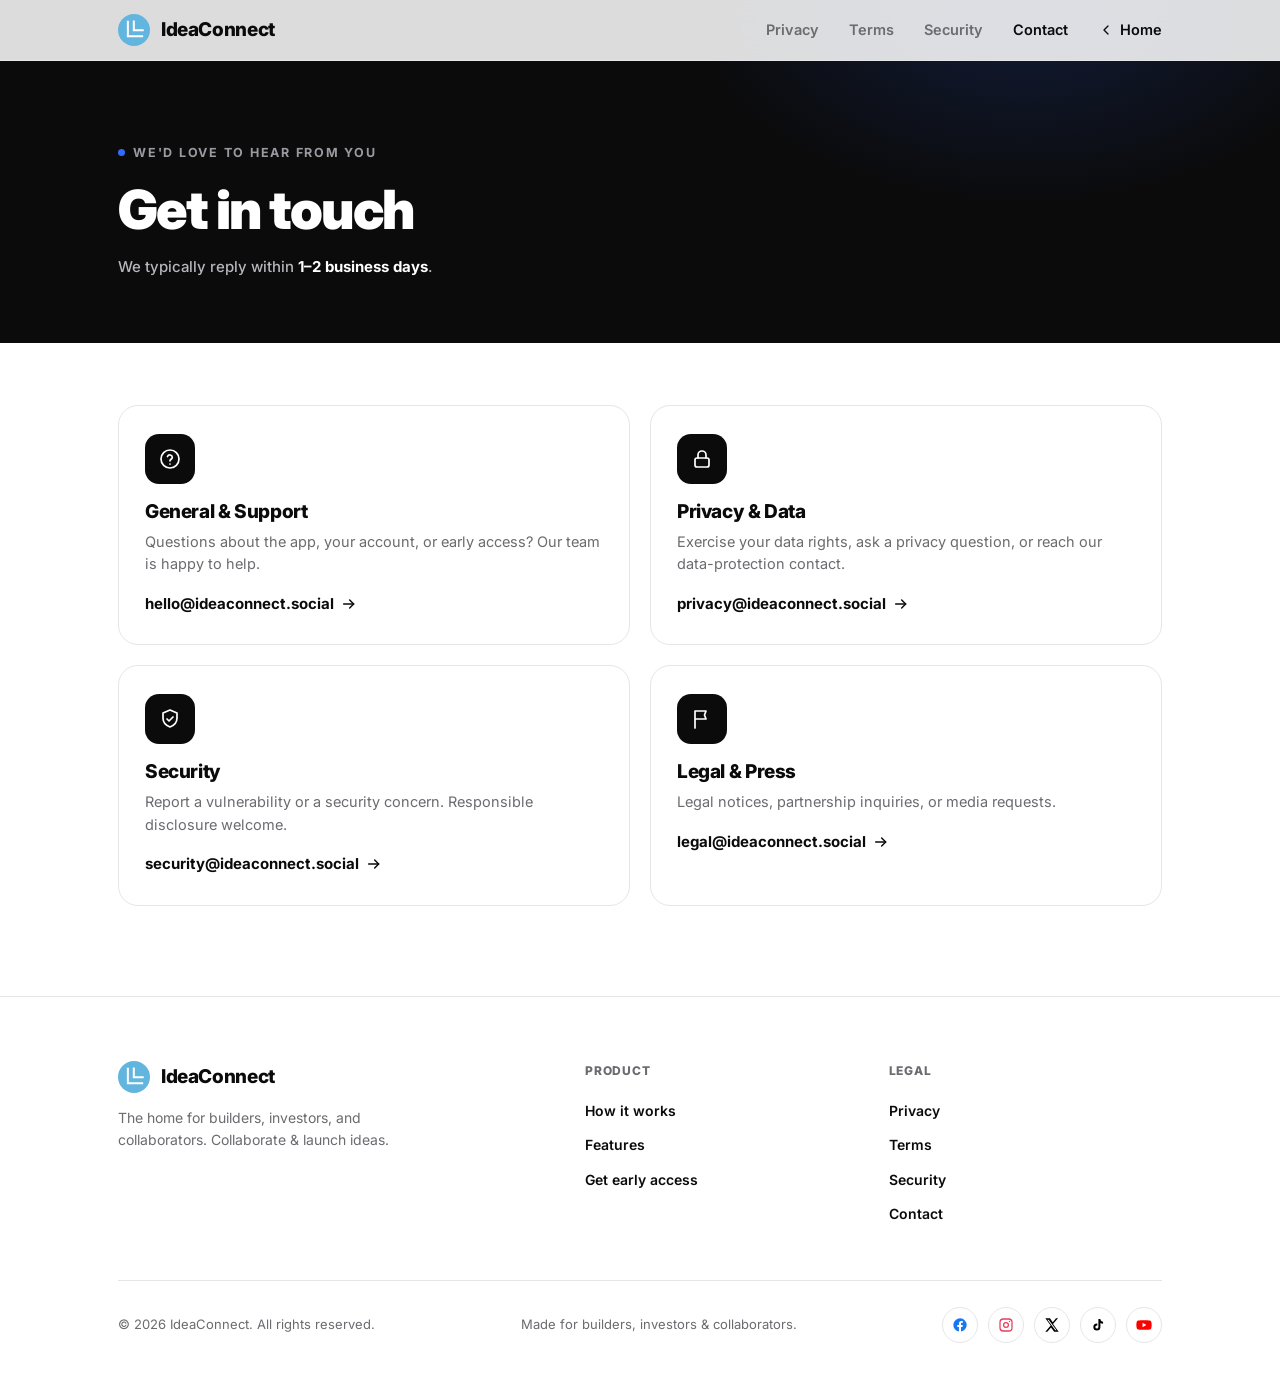
<file: contact.html>
<!DOCTYPE html>
<html lang="en">
<head>
<meta charset="UTF-8" />
<meta name="viewport" content="width=device-width, initial-scale=1.0" />
<title>Contact — IdeaConnect</title>
<meta name="description" content="Get in touch with the IdeaConnect team — support, press, and partnership enquiries." />
<link rel="canonical" href="https://ideaconnect.social/contact.html" />
<meta name="theme-color" content="#0B0B0C" />
<link rel="icon" href="favicon.svg" type="image/svg+xml" />
<link rel="apple-touch-icon" href="favicon.svg" />
<meta property="og:type" content="website" />
<meta property="og:site_name" content="IdeaConnect" />
<meta property="og:title" content="Contact — IdeaConnect" />
<meta property="og:description" content="Get in touch with the IdeaConnect team — support, press, and partnership enquiries." />
<meta property="og:url" content="https://ideaconnect.social/contact.html" />
<meta property="og:image" content="https://ideaconnect.social/assets/cover.png" />
<meta name="twitter:card" content="summary_large_image" />
<link rel="preconnect" href="https://fonts.googleapis.com" />
<link rel="preconnect" href="https://fonts.gstatic.com" crossorigin />
<link href="https://fonts.googleapis.com/css2?family=Inter:wght@400;500;600;700;800;900&display=swap" rel="stylesheet" />
<link rel="stylesheet" href="legal.css" />
</head>
<body>

<nav class="nav">
  <div class="nav-in">
    <a href="index.html" class="brand"><span class="logo"><svg viewBox="0 0 32 32" fill="none"><circle cx="16" cy="16" r="16" fill="#62B5DE"/><path fill="#fff" d="M14.817 6.421h2v8.886h8.887v2H14.817zm-5.959.437h2v14.283h14.283v2H8.858z"/></svg></span>IdeaConnect</a>
    <div class="nav-links">
      <a href="privacy.html" class="hide-sm">Privacy</a>
      <a href="terms.html" class="hide-sm">Terms</a>
      <a href="security.html" class="hide-sm">Security</a>
      <a href="contact.html" class="active hide-sm">Contact</a>
      <a href="index.html" class="back-link"><svg viewBox="0 0 24 24" fill="none" stroke="currentColor" stroke-width="2" stroke-linecap="round" stroke-linejoin="round"><polyline points="15 18 9 12 15 6"/></svg>Home</a>
    </div>
  </div>
</nav>

<header class="lhero">
  <div class="wrap">
    <span class="eyebrow"><span class="dot"></span>We'd love to hear from you</span>
    <h1>Get in touch</h1>
    <p class="upd">We typically reply within <b>1–2 business days</b>.</p>
  </div>
</header>

<main class="legal">
  <div class="wrap">
    <div class="contact-grid">
      <div class="ccard reveal">
        <div class="ci"><svg viewBox="0 0 24 24" fill="none" stroke="currentColor" stroke-width="1.7" stroke-linecap="round" stroke-linejoin="round"><circle cx="12" cy="12" r="9"/><path d="M9.5 9.5a2.5 2.5 0 0 1 4.8.9c0 1.7-2.3 2-2.3 3.4"/><line x1="12" y1="17" x2="12" y2="17"/></svg></div>
        <h3>General &amp; Support</h3>
        <p>Questions about the app, your account, or early access? Our team is happy to help.</p>
        <a class="cmail" href="mailto:hello@ideaconnect.social">hello@ideaconnect.social <svg viewBox="0 0 24 24" fill="none" stroke="currentColor" stroke-width="2.2" stroke-linecap="round" stroke-linejoin="round"><line x1="4" y1="12" x2="19" y2="12"/><polyline points="13 6 19 12 13 18"/></svg></a>
      </div>
      <div class="ccard reveal">
        <div class="ci"><svg viewBox="0 0 24 24" fill="none" stroke="currentColor" stroke-width="1.7" stroke-linecap="round" stroke-linejoin="round"><rect x="5" y="11" width="14" height="9" rx="2"/><path d="M8 11V8a4 4 0 0 1 8 0v3"/></svg></div>
        <h3>Privacy &amp; Data</h3>
        <p>Exercise your data rights, ask a privacy question, or reach our data-protection contact.</p>
        <a class="cmail" href="mailto:privacy@ideaconnect.social">privacy@ideaconnect.social <svg viewBox="0 0 24 24" fill="none" stroke="currentColor" stroke-width="2.2" stroke-linecap="round" stroke-linejoin="round"><line x1="4" y1="12" x2="19" y2="12"/><polyline points="13 6 19 12 13 18"/></svg></a>
      </div>
      <div class="ccard reveal">
        <div class="ci"><svg viewBox="0 0 24 24" fill="none" stroke="currentColor" stroke-width="1.7" stroke-linecap="round" stroke-linejoin="round"><path d="M12 3l7 3v5c0 4.5-3 7.5-7 9-4-1.5-7-4.5-7-9V6z"/><polyline points="9 12 11 14 15 10"/></svg></div>
        <h3>Security</h3>
        <p>Report a vulnerability or a security concern. Responsible disclosure welcome.</p>
        <a class="cmail" href="mailto:security@ideaconnect.social">security@ideaconnect.social <svg viewBox="0 0 24 24" fill="none" stroke="currentColor" stroke-width="2.2" stroke-linecap="round" stroke-linejoin="round"><line x1="4" y1="12" x2="19" y2="12"/><polyline points="13 6 19 12 13 18"/></svg></a>
      </div>
      <div class="ccard reveal">
        <div class="ci"><svg viewBox="0 0 24 24" fill="none" stroke="currentColor" stroke-width="1.7" stroke-linecap="round" stroke-linejoin="round"><path d="M5 21V4h11l-1.5 4L16 12H5"/></svg></div>
        <h3>Legal &amp; Press</h3>
        <p>Legal notices, partnership inquiries, or media requests.</p>
        <a class="cmail" href="mailto:legal@ideaconnect.social">legal@ideaconnect.social <svg viewBox="0 0 24 24" fill="none" stroke="currentColor" stroke-width="2.2" stroke-linecap="round" stroke-linejoin="round"><line x1="4" y1="12" x2="19" y2="12"/><polyline points="13 6 19 12 13 18"/></svg></a>
      </div>
    </div>
  </div>
</main>

<footer>
  <div class="wrap">
    <div class="foot-top">
      <div class="foot-brand">
        <a href="index.html" class="brand"><span class="logo"><svg viewBox="0 0 32 32" fill="none"><circle cx="16" cy="16" r="16" fill="#62B5DE"/><path fill="#fff" d="M14.817 6.421h2v8.886h8.887v2H14.817zm-5.959.437h2v14.283h14.283v2H8.858z"/></svg></span>IdeaConnect</a>
        <p>The home for builders, investors, and collaborators. Collaborate &amp; launch ideas.</p>
      </div>
      <div class="fcol"><h4>Product</h4><a href="index.html#how">How it works</a><a href="index.html#features">Features</a><a href="https://forms.gle/CPTDTAvS8rmMY95aA" target="_blank" rel="noopener">Get early access</a></div>
      <div class="fcol"><h4>Legal</h4><a href="privacy.html">Privacy</a><a href="terms.html">Terms</a><a href="security.html">Security</a><a href="contact.html">Contact</a></div>
    </div>
    <div class="foot-bot">
      <span>© 2026 IdeaConnect. All rights reserved.</span>
      <span>Made for builders, investors &amp; collaborators.</span>
<div class="foot-social">
        <a href="https://www.facebook.com/profile.php?id=61590474462932" target="_blank" rel="noopener" class="s-fb" aria-label="Facebook"><svg viewBox="0 0 24 24" fill="currentColor"><path d="M22 12a10 10 0 1 0-11.6 9.9v-7H7.9V12h2.5V9.8c0-2.5 1.5-3.8 3.7-3.8 1.1 0 2.2.2 2.2.2v2.4h-1.2c-1.2 0-1.6.8-1.6 1.5V12h2.7l-.4 2.9h-2.3v7A10 10 0 0 0 22 12z"/></svg></a>
        <a href="https://www.instagram.com/ideaconnect_official" target="_blank" rel="noopener" class="s-ig" aria-label="Instagram"><svg viewBox="0 0 24 24" fill="none" stroke="currentColor" stroke-width="1.9"><rect x="3" y="3" width="18" height="18" rx="5"/><circle cx="12" cy="12" r="3.6"/><circle cx="17.3" cy="6.7" r="1" fill="currentColor" stroke="none"/></svg></a>
        <a href="https://x.com/ideaconnect_" target="_blank" rel="noopener" class="s-x" aria-label="X"><svg viewBox="0 0 24 24" fill="currentColor"><path d="M18 2h3l-7.5 8.6L22 22h-6.8l-4.7-6.2L5 22H2l8-9.2L2 2h6.9l4.3 5.7L18 2zm-1 18h1.7L7 4H5.2L17 20z"/></svg></a>
        <a href="https://www.tiktok.com/@ideaconnect.official" target="_blank" rel="noopener" class="s-tt" aria-label="TikTok"><svg viewBox="0 0 24 24" fill="currentColor"><path d="M16.6 5.8a4.3 4.3 0 0 1-1-2.8h-3v12.1a2.3 2.3 0 1 1-2.3-2.3c.2 0 .5 0 .7.1V9.8a5.4 5.4 0 0 0-.7 0 5.3 5.3 0 1 0 5.3 5.3V9a7.3 7.3 0 0 0 4 1.2V7.2a4.3 4.3 0 0 1-3-1.4z"/></svg></a>
        <a href="https://youtube.com/@ideaconnect-official" target="_blank" rel="noopener" class="s-yt" aria-label="YouTube"><svg viewBox="0 0 24 24" fill="currentColor"><path d="M23 7.5a3 3 0 0 0-2.1-2.1C19 4.9 12 4.9 12 4.9s-7 0-8.9.5A3 3 0 0 0 1 7.5 31 31 0 0 0 .5 12 31 31 0 0 0 1 16.5a3 3 0 0 0 2.1 2.1c1.9.5 8.9.5 8.9.5s7 0 8.9-.5a3 3 0 0 0 2.1-2.1A31 31 0 0 0 23.5 12 31 31 0 0 0 23 7.5zM9.8 15.3V8.7l5.7 3.3z"/></svg></a>
      </div>
    </div>
  </div>
</footer>

<script src="legal.js"></script>
</body>
</html>
</file>
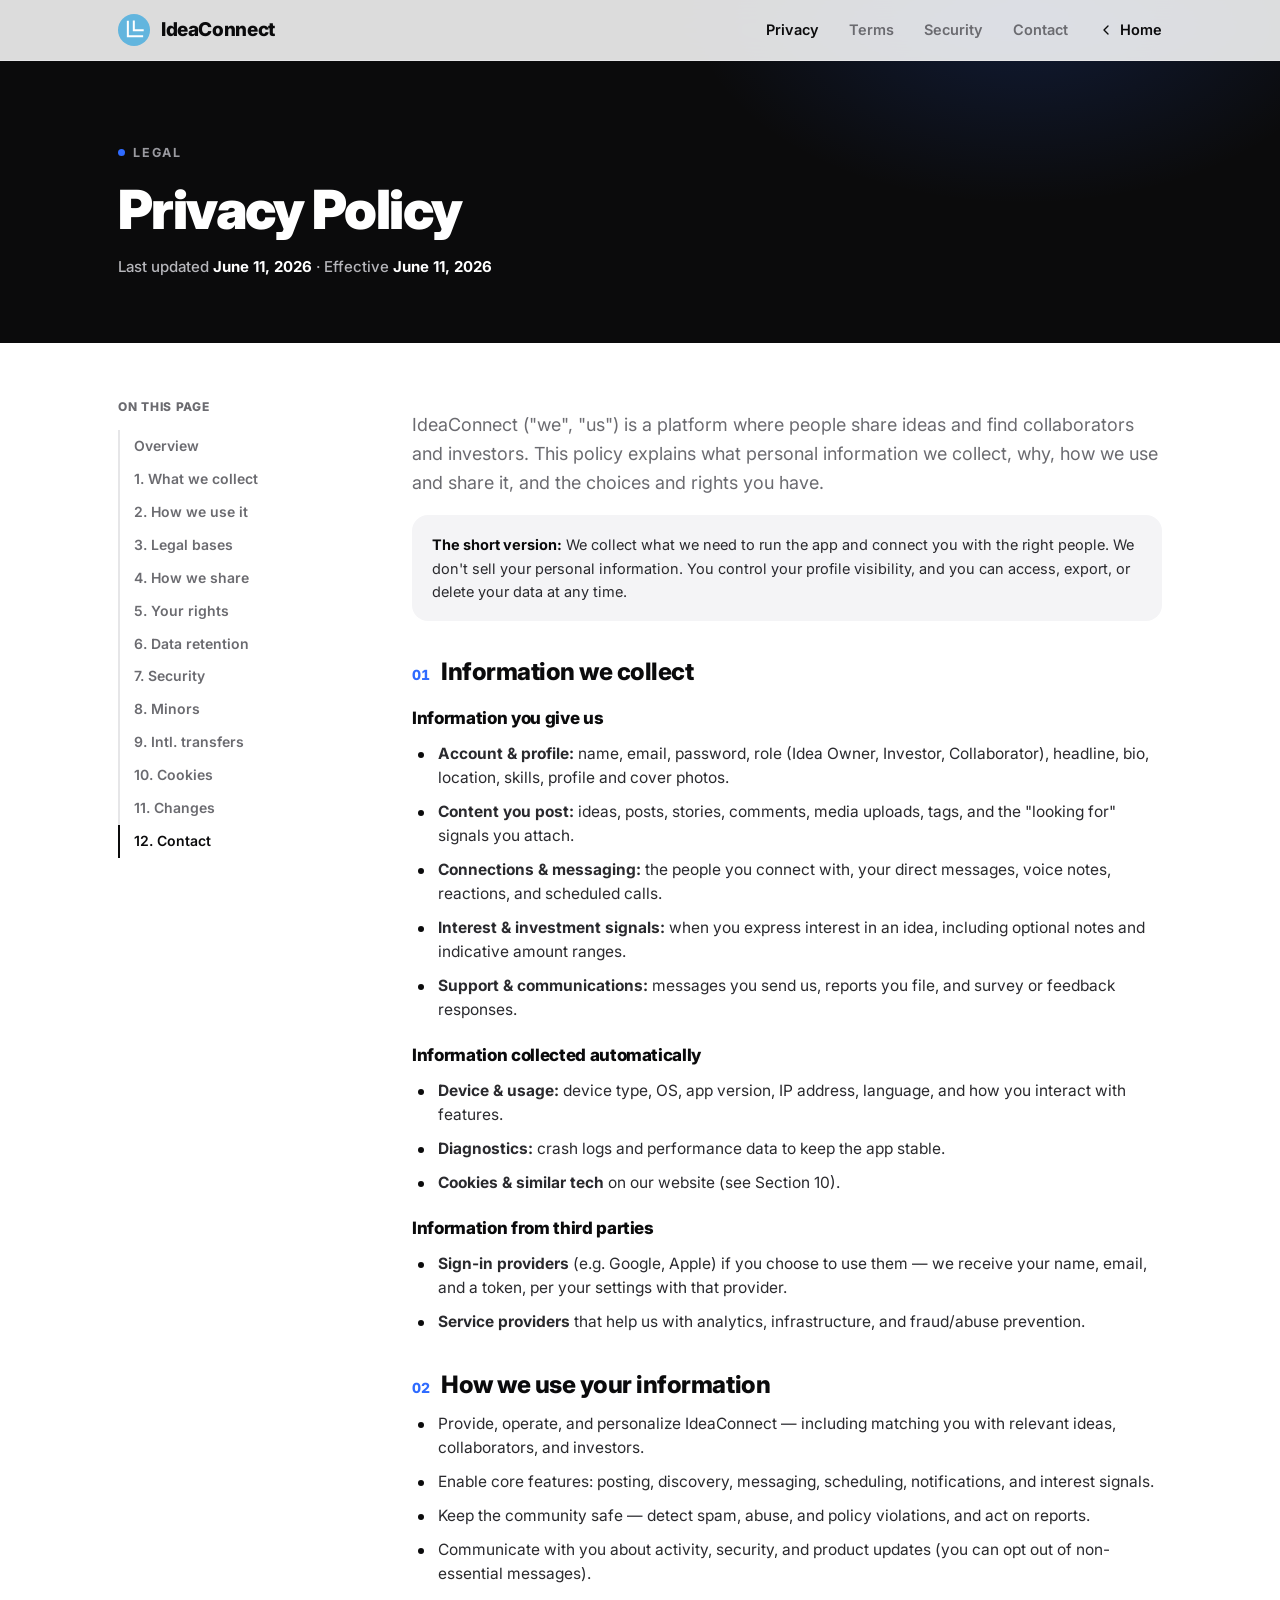
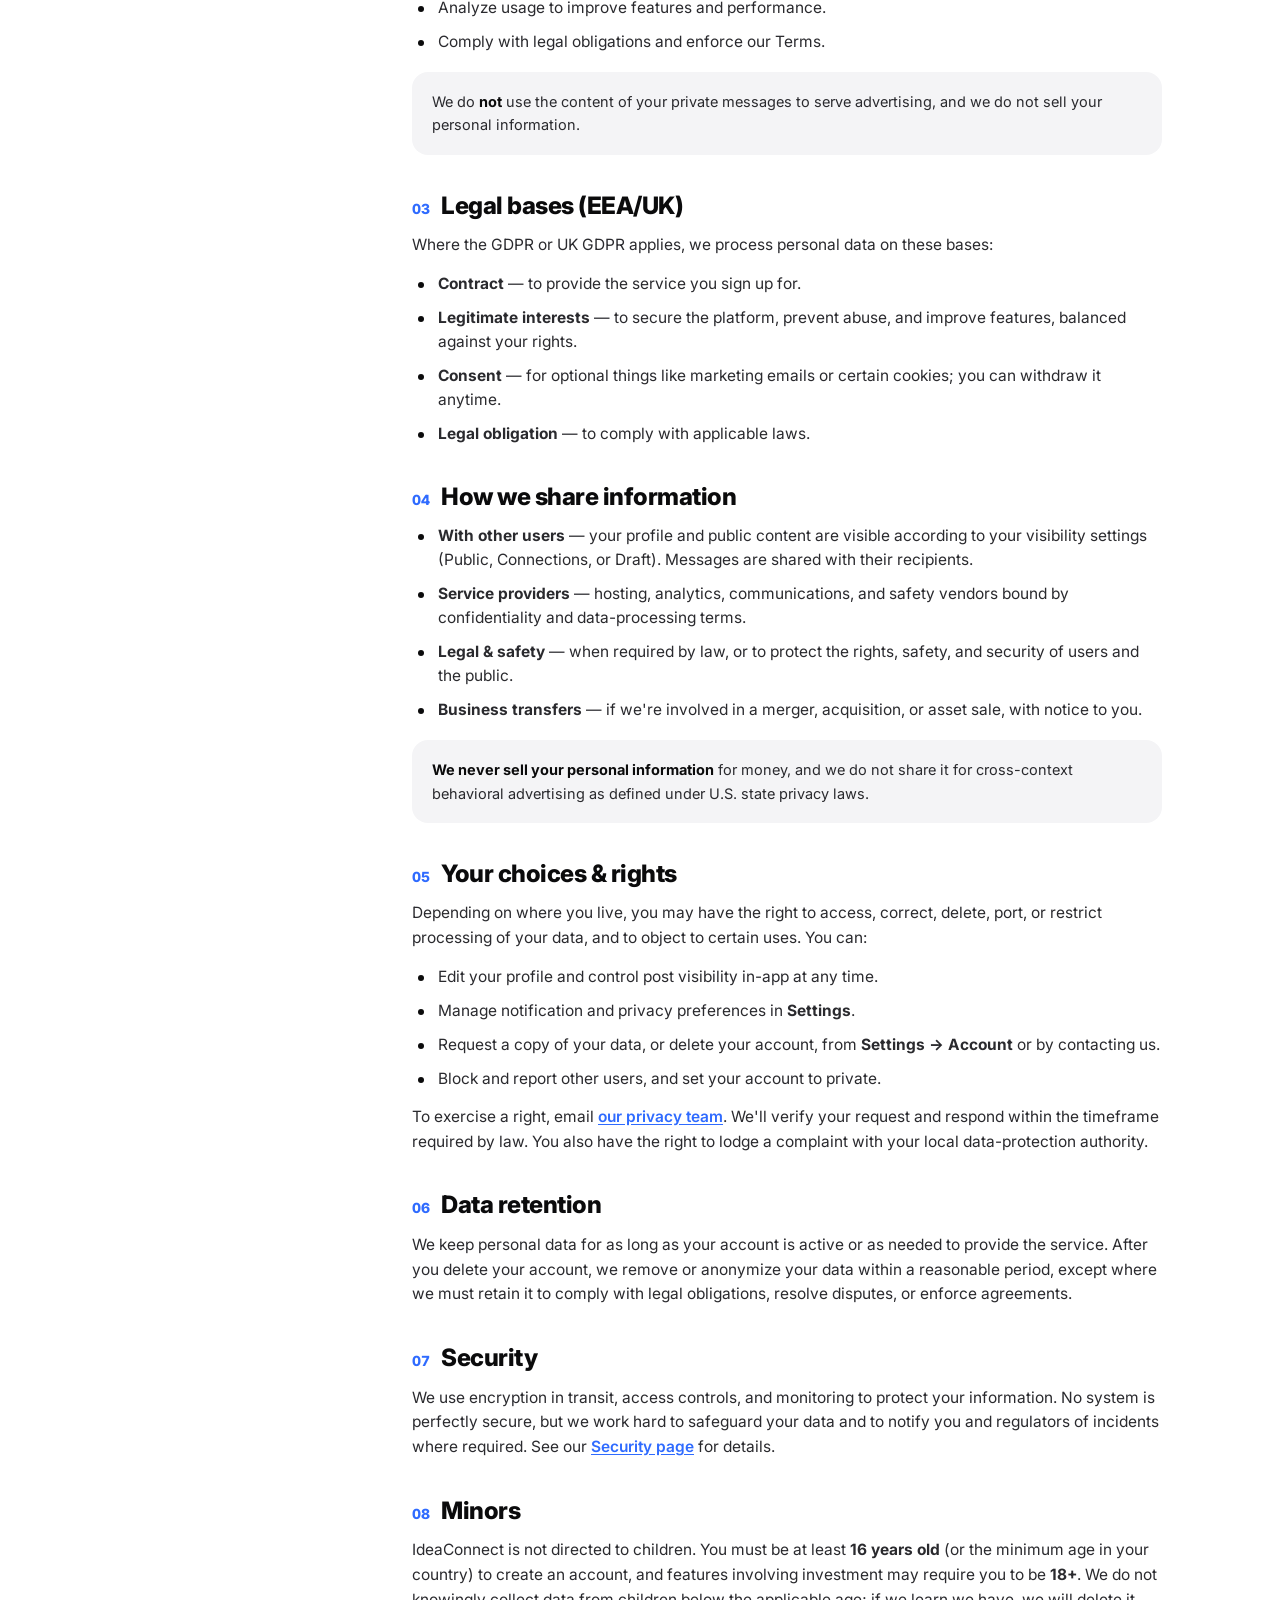
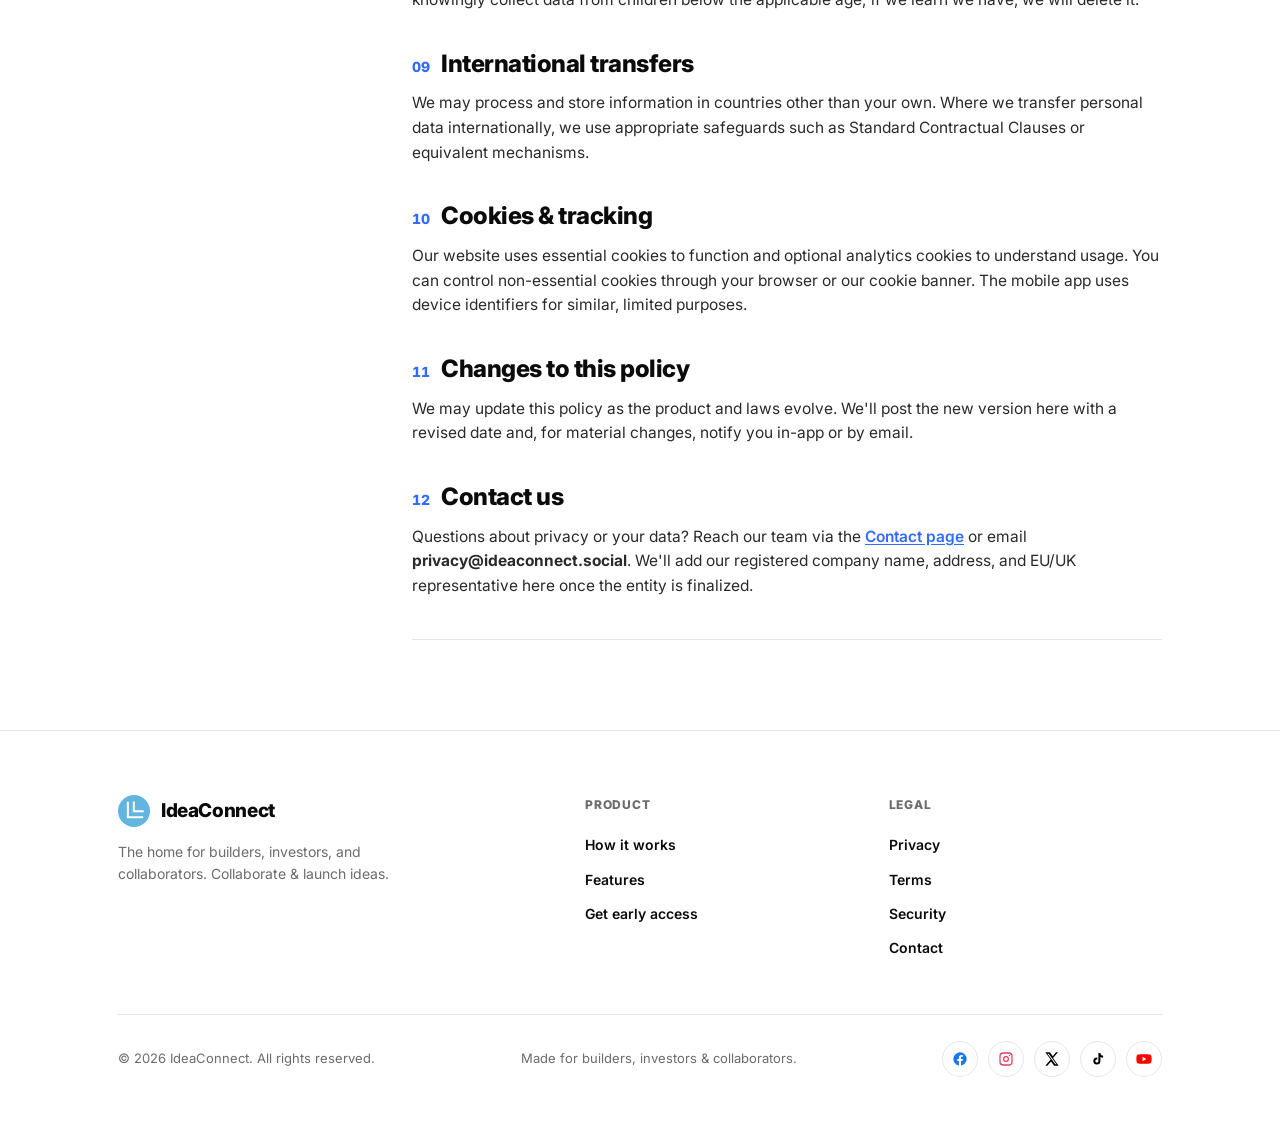
<file: privacy.html>
<!DOCTYPE html>
<html lang="en">
<head>
<meta charset="UTF-8" />
<meta name="viewport" content="width=device-width, initial-scale=1.0" />
<title>Privacy Policy — IdeaConnect</title>
<meta name="description" content="How IdeaConnect collects, uses, and protects your personal data." />
<link rel="canonical" href="https://ideaconnect.social/privacy.html" />
<meta name="theme-color" content="#0B0B0C" />
<link rel="icon" href="favicon.svg" type="image/svg+xml" />
<link rel="apple-touch-icon" href="favicon.svg" />
<meta property="og:type" content="website" />
<meta property="og:site_name" content="IdeaConnect" />
<meta property="og:title" content="Privacy Policy — IdeaConnect" />
<meta property="og:description" content="How IdeaConnect collects, uses, and protects your personal data." />
<meta property="og:url" content="https://ideaconnect.social/privacy.html" />
<meta property="og:image" content="https://ideaconnect.social/assets/cover.png" />
<meta name="twitter:card" content="summary_large_image" />
<link rel="preconnect" href="https://fonts.googleapis.com" />
<link rel="preconnect" href="https://fonts.gstatic.com" crossorigin />
<link href="https://fonts.googleapis.com/css2?family=Inter:wght@400;500;600;700;800;900&display=swap" rel="stylesheet" />
<link rel="stylesheet" href="legal.css" />
</head>
<body>

<nav class="nav">
  <div class="nav-in">
    <a href="index.html" class="brand"><span class="logo"><svg viewBox="0 0 32 32" fill="none"><circle cx="16" cy="16" r="16" fill="#62B5DE"/><path fill="#fff" d="M14.817 6.421h2v8.886h8.887v2H14.817zm-5.959.437h2v14.283h14.283v2H8.858z"/></svg></span>IdeaConnect</a>
    <div class="nav-links">
      <a href="privacy.html" class="active hide-sm">Privacy</a>
      <a href="terms.html" class="hide-sm">Terms</a>
      <a href="security.html" class="hide-sm">Security</a>
      <a href="contact.html" class="hide-sm">Contact</a>
      <a href="index.html" class="back-link"><svg viewBox="0 0 24 24" fill="none" stroke="currentColor" stroke-width="2" stroke-linecap="round" stroke-linejoin="round"><polyline points="15 18 9 12 15 6"/></svg>Home</a>
    </div>
  </div>
</nav>

<header class="lhero">
  <div class="wrap">
    <span class="eyebrow"><span class="dot"></span>Legal</span>
    <h1>Privacy Policy</h1>
    <p class="upd">Last updated <b>June 11, 2026</b> · Effective <b>June 11, 2026</b></p>
  </div>
</header>

<main class="legal">
  <div class="wrap legal-grid">
    <aside class="toc">
      <h4>On this page</h4>
      <a href="#intro">Overview</a>
      <a href="#collect">1. What we collect</a>
      <a href="#use">2. How we use it</a>
      <a href="#bases">3. Legal bases</a>
      <a href="#share">4. How we share</a>
      <a href="#rights">5. Your rights</a>
      <a href="#retention">6. Data retention</a>
      <a href="#security">7. Security</a>
      <a href="#children">8. Minors</a>
      <a href="#intl">9. Intl. transfers</a>
      <a href="#cookies">10. Cookies</a>
      <a href="#changes">11. Changes</a>
      <a href="#contact">12. Contact</a>
    </aside>

    <div class="content">
      <section id="intro">
        <p class="lead">IdeaConnect ("we", "us") is a platform where people share ideas and find collaborators and investors. This policy explains what personal information we collect, why, how we use and share it, and the choices and rights you have.</p>
        <div class="callout"><b>The short version:</b> We collect what we need to run the app and connect you with the right people. We don't sell your personal information. You control your profile visibility, and you can access, export, or delete your data at any time.</div>
      </section>

      <section id="collect">
        <h2><span class="num">01</span> Information we collect</h2>
        <h3>Information you give us</h3>
        <ul>
          <li><b>Account &amp; profile:</b> name, email, password, role (Idea Owner, Investor, Collaborator), headline, bio, location, skills, profile and cover photos.</li>
          <li><b>Content you post:</b> ideas, posts, stories, comments, media uploads, tags, and the "looking for" signals you attach.</li>
          <li><b>Connections &amp; messaging:</b> the people you connect with, your direct messages, voice notes, reactions, and scheduled calls.</li>
          <li><b>Interest &amp; investment signals:</b> when you express interest in an idea, including optional notes and indicative amount ranges.</li>
          <li><b>Support &amp; communications:</b> messages you send us, reports you file, and survey or feedback responses.</li>
        </ul>
        <h3>Information collected automatically</h3>
        <ul>
          <li><b>Device &amp; usage:</b> device type, OS, app version, IP address, language, and how you interact with features.</li>
          <li><b>Diagnostics:</b> crash logs and performance data to keep the app stable.</li>
          <li><b>Cookies &amp; similar tech</b> on our website (see Section 10).</li>
        </ul>
        <h3>Information from third parties</h3>
        <ul>
          <li><b>Sign-in providers</b> (e.g. Google, Apple) if you choose to use them — we receive your name, email, and a token, per your settings with that provider.</li>
          <li><b>Service providers</b> that help us with analytics, infrastructure, and fraud/abuse prevention.</li>
        </ul>
      </section>

      <section id="use">
        <h2><span class="num">02</span> How we use your information</h2>
        <ul>
          <li>Provide, operate, and personalize IdeaConnect — including matching you with relevant ideas, collaborators, and investors.</li>
          <li>Enable core features: posting, discovery, messaging, scheduling, notifications, and interest signals.</li>
          <li>Keep the community safe — detect spam, abuse, and policy violations, and act on reports.</li>
          <li>Communicate with you about activity, security, and product updates (you can opt out of non-essential messages).</li>
          <li>Analyze usage to improve features and performance.</li>
          <li>Comply with legal obligations and enforce our Terms.</li>
        </ul>
        <div class="callout">We do <b>not</b> use the content of your private messages to serve advertising, and we do not sell your personal information.</div>
      </section>

      <section id="bases">
        <h2><span class="num">03</span> Legal bases (EEA/UK)</h2>
        <p>Where the GDPR or UK GDPR applies, we process personal data on these bases:</p>
        <ul>
          <li><b>Contract</b> — to provide the service you sign up for.</li>
          <li><b>Legitimate interests</b> — to secure the platform, prevent abuse, and improve features, balanced against your rights.</li>
          <li><b>Consent</b> — for optional things like marketing emails or certain cookies; you can withdraw it anytime.</li>
          <li><b>Legal obligation</b> — to comply with applicable laws.</li>
        </ul>
      </section>

      <section id="share">
        <h2><span class="num">04</span> How we share information</h2>
        <ul>
          <li><b>With other users</b> — your profile and public content are visible according to your visibility settings (Public, Connections, or Draft). Messages are shared with their recipients.</li>
          <li><b>Service providers</b> — hosting, analytics, communications, and safety vendors bound by confidentiality and data-processing terms.</li>
          <li><b>Legal &amp; safety</b> — when required by law, or to protect the rights, safety, and security of users and the public.</li>
          <li><b>Business transfers</b> — if we're involved in a merger, acquisition, or asset sale, with notice to you.</li>
        </ul>
        <div class="callout"><b>We never sell your personal information</b> for money, and we do not share it for cross-context behavioral advertising as defined under U.S. state privacy laws.</div>
      </section>

      <section id="rights">
        <h2><span class="num">05</span> Your choices &amp; rights</h2>
        <p>Depending on where you live, you may have the right to access, correct, delete, port, or restrict processing of your data, and to object to certain uses. You can:</p>
        <ul>
          <li>Edit your profile and control post visibility in-app at any time.</li>
          <li>Manage notification and privacy preferences in <b>Settings</b>.</li>
          <li>Request a copy of your data, or delete your account, from <b>Settings → Account</b> or by contacting us.</li>
          <li>Block and report other users, and set your account to private.</li>
        </ul>
        <p>To exercise a right, email <a class="inline" href="contact.html">our privacy team</a>. We'll verify your request and respond within the timeframe required by law. You also have the right to lodge a complaint with your local data-protection authority.</p>
      </section>

      <section id="retention">
        <h2><span class="num">06</span> Data retention</h2>
        <p>We keep personal data for as long as your account is active or as needed to provide the service. After you delete your account, we remove or anonymize your data within a reasonable period, except where we must retain it to comply with legal obligations, resolve disputes, or enforce agreements.</p>
      </section>

      <section id="security">
        <h2><span class="num">07</span> Security</h2>
        <p>We use encryption in transit, access controls, and monitoring to protect your information. No system is perfectly secure, but we work hard to safeguard your data and to notify you and regulators of incidents where required. See our <a class="inline" href="security.html">Security page</a> for details.</p>
      </section>

      <section id="children">
        <h2><span class="num">08</span> Minors</h2>
        <p>IdeaConnect is not directed to children. You must be at least <b>16 years old</b> (or the minimum age in your country) to create an account, and features involving investment may require you to be <b>18+</b>. We do not knowingly collect data from children below the applicable age; if we learn we have, we will delete it.</p>
      </section>

      <section id="intl">
        <h2><span class="num">09</span> International transfers</h2>
        <p>We may process and store information in countries other than your own. Where we transfer personal data internationally, we use appropriate safeguards such as Standard Contractual Clauses or equivalent mechanisms.</p>
      </section>

      <section id="cookies">
        <h2><span class="num">10</span> Cookies &amp; tracking</h2>
        <p>Our website uses essential cookies to function and optional analytics cookies to understand usage. You can control non-essential cookies through your browser or our cookie banner. The mobile app uses device identifiers for similar, limited purposes.</p>
      </section>

      <section id="changes">
        <h2><span class="num">11</span> Changes to this policy</h2>
        <p>We may update this policy as the product and laws evolve. We'll post the new version here with a revised date and, for material changes, notify you in-app or by email.</p>
      </section>

      <section id="contact">
        <h2><span class="num">12</span> Contact us</h2>
        <p>Questions about privacy or your data? Reach our team via the <a class="inline" href="contact.html">Contact page</a> or email <b>privacy@ideaconnect.social</b>. We'll add our registered company name, address, and EU/UK representative here once the entity is finalized.</p>
        <div class="divider"></div>
      </section>
    </div>
  </div>
</main>

<footer>
  <div class="wrap">
    <div class="foot-top">
      <div class="foot-brand">
        <a href="index.html" class="brand"><span class="logo"><svg viewBox="0 0 32 32" fill="none"><circle cx="16" cy="16" r="16" fill="#62B5DE"/><path fill="#fff" d="M14.817 6.421h2v8.886h8.887v2H14.817zm-5.959.437h2v14.283h14.283v2H8.858z"/></svg></span>IdeaConnect</a>
        <p>The home for builders, investors, and collaborators. Collaborate &amp; launch ideas.</p>
      </div>
      <div class="fcol"><h4>Product</h4><a href="index.html#how">How it works</a><a href="index.html#features">Features</a><a href="https://forms.gle/CPTDTAvS8rmMY95aA" target="_blank" rel="noopener">Get early access</a></div>
      <div class="fcol"><h4>Legal</h4><a href="privacy.html">Privacy</a><a href="terms.html">Terms</a><a href="security.html">Security</a><a href="contact.html">Contact</a></div>
    </div>
    <div class="foot-bot">
      <span>© 2026 IdeaConnect. All rights reserved.</span>
      <span>Made for builders, investors &amp; collaborators.</span>
<div class="foot-social">
        <a href="https://www.facebook.com/profile.php?id=61590474462932" target="_blank" rel="noopener" class="s-fb" aria-label="Facebook"><svg viewBox="0 0 24 24" fill="currentColor"><path d="M22 12a10 10 0 1 0-11.6 9.9v-7H7.9V12h2.5V9.8c0-2.5 1.5-3.8 3.7-3.8 1.1 0 2.2.2 2.2.2v2.4h-1.2c-1.2 0-1.6.8-1.6 1.5V12h2.7l-.4 2.9h-2.3v7A10 10 0 0 0 22 12z"/></svg></a>
        <a href="https://www.instagram.com/ideaconnect_official" target="_blank" rel="noopener" class="s-ig" aria-label="Instagram"><svg viewBox="0 0 24 24" fill="none" stroke="currentColor" stroke-width="1.9"><rect x="3" y="3" width="18" height="18" rx="5"/><circle cx="12" cy="12" r="3.6"/><circle cx="17.3" cy="6.7" r="1" fill="currentColor" stroke="none"/></svg></a>
        <a href="https://x.com/ideaconnect_" target="_blank" rel="noopener" class="s-x" aria-label="X"><svg viewBox="0 0 24 24" fill="currentColor"><path d="M18 2h3l-7.5 8.6L22 22h-6.8l-4.7-6.2L5 22H2l8-9.2L2 2h6.9l4.3 5.7L18 2zm-1 18h1.7L7 4H5.2L17 20z"/></svg></a>
        <a href="https://www.tiktok.com/@ideaconnect.official" target="_blank" rel="noopener" class="s-tt" aria-label="TikTok"><svg viewBox="0 0 24 24" fill="currentColor"><path d="M16.6 5.8a4.3 4.3 0 0 1-1-2.8h-3v12.1a2.3 2.3 0 1 1-2.3-2.3c.2 0 .5 0 .7.1V9.8a5.4 5.4 0 0 0-.7 0 5.3 5.3 0 1 0 5.3 5.3V9a7.3 7.3 0 0 0 4 1.2V7.2a4.3 4.3 0 0 1-3-1.4z"/></svg></a>
        <a href="https://youtube.com/@ideaconnect-official" target="_blank" rel="noopener" class="s-yt" aria-label="YouTube"><svg viewBox="0 0 24 24" fill="currentColor"><path d="M23 7.5a3 3 0 0 0-2.1-2.1C19 4.9 12 4.9 12 4.9s-7 0-8.9.5A3 3 0 0 0 1 7.5 31 31 0 0 0 .5 12 31 31 0 0 0 1 16.5a3 3 0 0 0 2.1 2.1c1.9.5 8.9.5 8.9.5s7 0 8.9-.5a3 3 0 0 0 2.1-2.1A31 31 0 0 0 23.5 12 31 31 0 0 0 23 7.5zM9.8 15.3V8.7l5.7 3.3z"/></svg></a>
      </div>
    </div>
  </div>
</footer>

<script src="legal.js"></script>
</body>
</html>
</file>
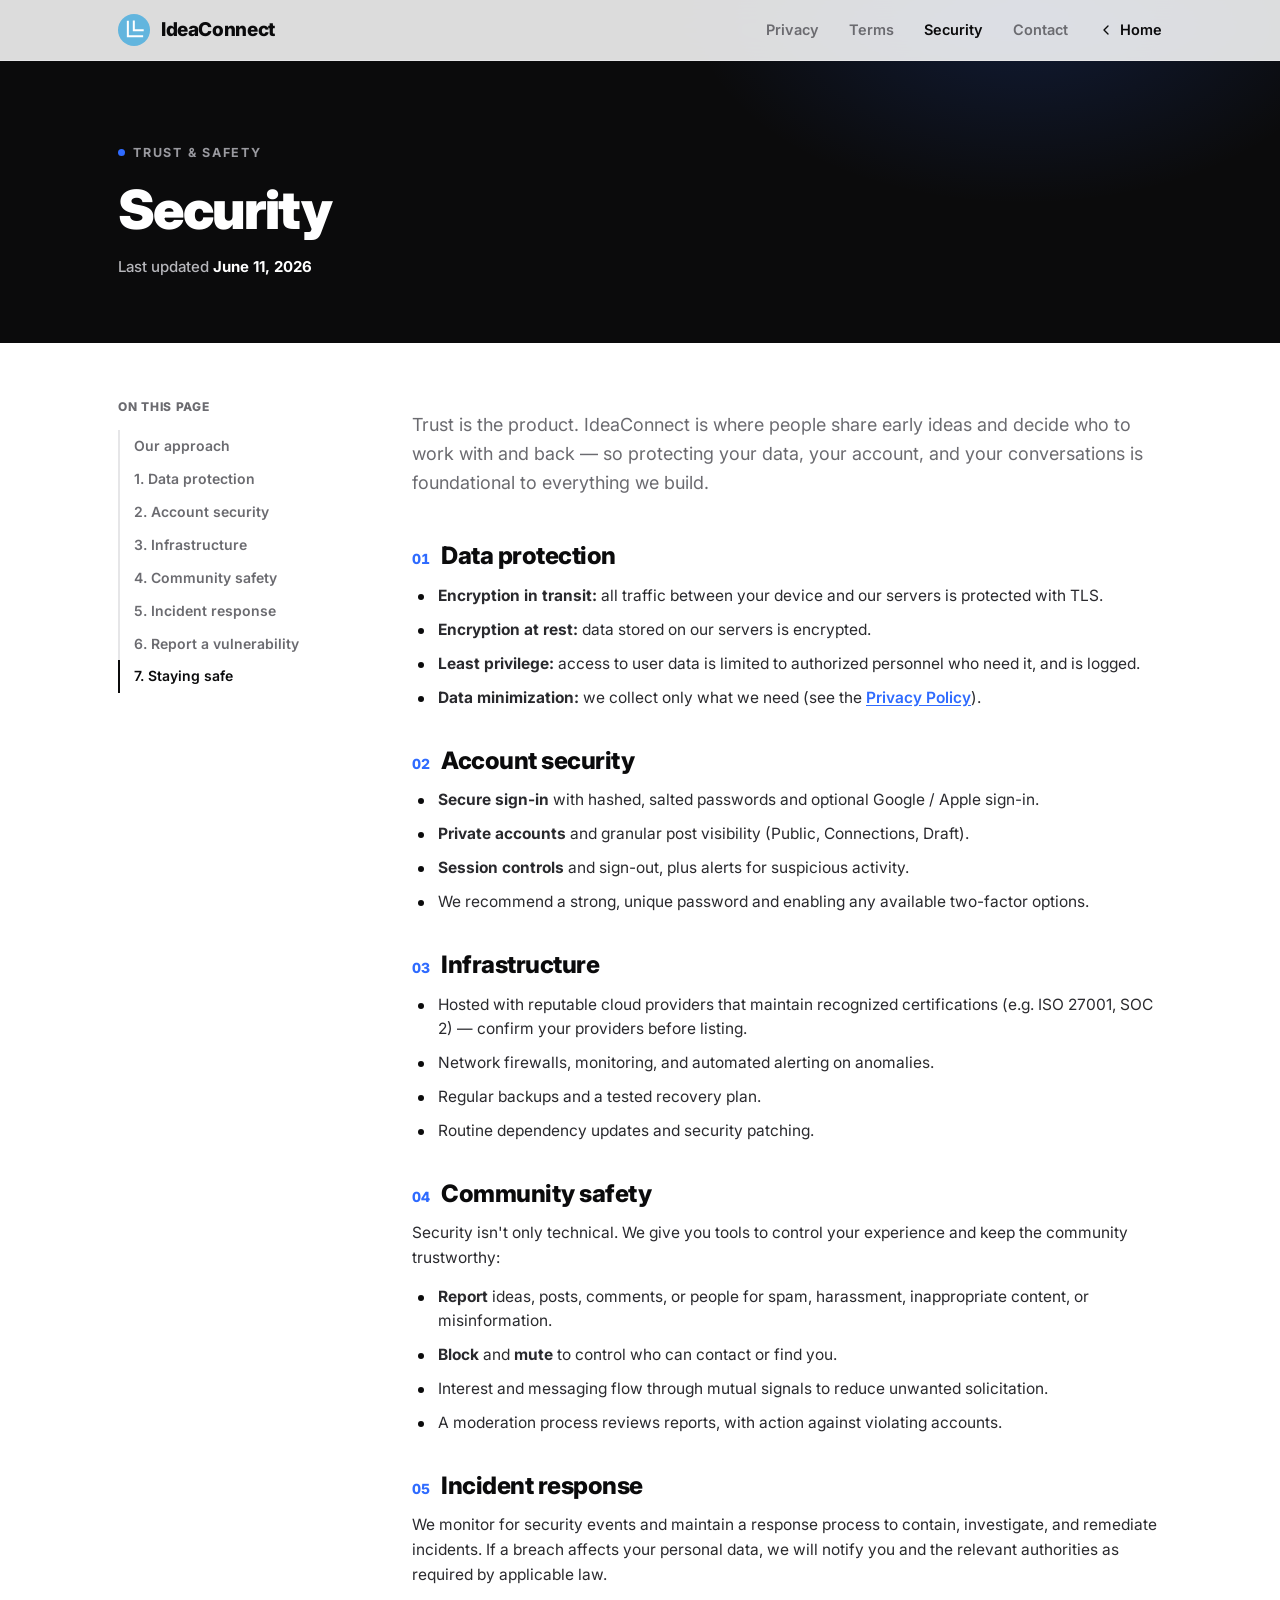
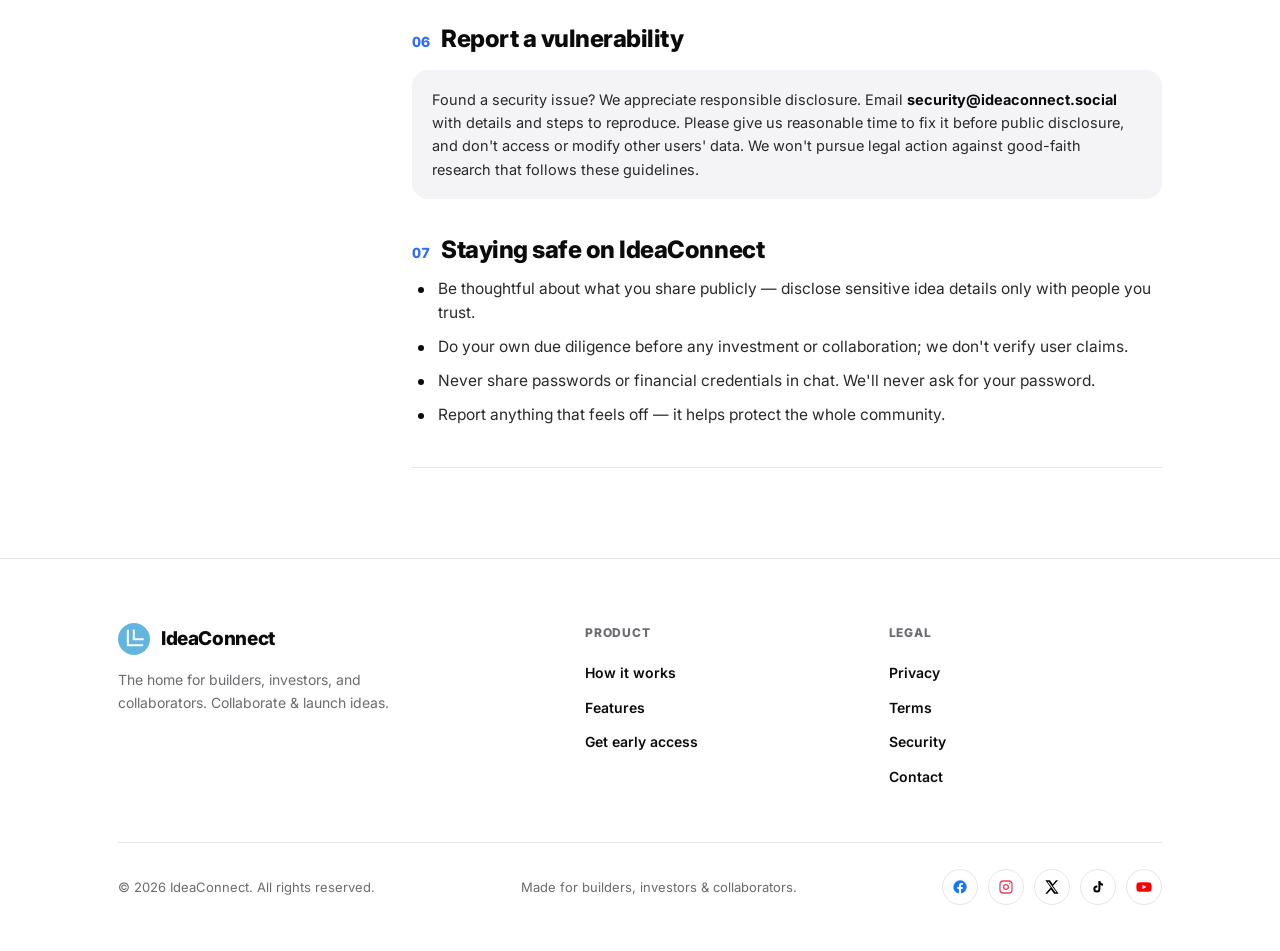
<file: security.html>
<!DOCTYPE html>
<html lang="en">
<head>
<meta charset="UTF-8" />
<meta name="viewport" content="width=device-width, initial-scale=1.0" />
<title>Security — IdeaConnect</title>
<meta name="description" content="How IdeaConnect protects your account and data — our security practices and controls." />
<link rel="canonical" href="https://ideaconnect.social/security.html" />
<meta name="theme-color" content="#0B0B0C" />
<link rel="icon" href="favicon.svg" type="image/svg+xml" />
<link rel="apple-touch-icon" href="favicon.svg" />
<meta property="og:type" content="website" />
<meta property="og:site_name" content="IdeaConnect" />
<meta property="og:title" content="Security — IdeaConnect" />
<meta property="og:description" content="How IdeaConnect protects your account and data — our security practices and controls." />
<meta property="og:url" content="https://ideaconnect.social/security.html" />
<meta property="og:image" content="https://ideaconnect.social/assets/cover.png" />
<meta name="twitter:card" content="summary_large_image" />
<link rel="preconnect" href="https://fonts.googleapis.com" />
<link rel="preconnect" href="https://fonts.gstatic.com" crossorigin />
<link href="https://fonts.googleapis.com/css2?family=Inter:wght@400;500;600;700;800;900&display=swap" rel="stylesheet" />
<link rel="stylesheet" href="legal.css" />
</head>
<body>

<nav class="nav">
  <div class="nav-in">
    <a href="index.html" class="brand"><span class="logo"><svg viewBox="0 0 32 32" fill="none"><circle cx="16" cy="16" r="16" fill="#62B5DE"/><path fill="#fff" d="M14.817 6.421h2v8.886h8.887v2H14.817zm-5.959.437h2v14.283h14.283v2H8.858z"/></svg></span>IdeaConnect</a>
    <div class="nav-links">
      <a href="privacy.html" class="hide-sm">Privacy</a>
      <a href="terms.html" class="hide-sm">Terms</a>
      <a href="security.html" class="active hide-sm">Security</a>
      <a href="contact.html" class="hide-sm">Contact</a>
      <a href="index.html" class="back-link"><svg viewBox="0 0 24 24" fill="none" stroke="currentColor" stroke-width="2" stroke-linecap="round" stroke-linejoin="round"><polyline points="15 18 9 12 15 6"/></svg>Home</a>
    </div>
  </div>
</nav>

<header class="lhero">
  <div class="wrap">
    <span class="eyebrow"><span class="dot"></span>Trust &amp; Safety</span>
    <h1>Security</h1>
    <p class="upd">Last updated <b>June 11, 2026</b></p>
  </div>
</header>

<main class="legal">
  <div class="wrap legal-grid">
    <aside class="toc">
      <h4>On this page</h4>
      <a href="#approach">Our approach</a>
      <a href="#data">1. Data protection</a>
      <a href="#account">2. Account security</a>
      <a href="#infra">3. Infrastructure</a>
      <a href="#community">4. Community safety</a>
      <a href="#incident">5. Incident response</a>
      <a href="#report">6. Report a vulnerability</a>
      <a href="#tips">7. Staying safe</a>
    </aside>

    <div class="content">
      <section id="approach">
        <p class="lead">Trust is the product. IdeaConnect is where people share early ideas and decide who to work with and back — so protecting your data, your account, and your conversations is foundational to everything we build.</p>
      </section>

      <section id="data">
        <h2><span class="num">01</span> Data protection</h2>
        <ul>
          <li><b>Encryption in transit:</b> all traffic between your device and our servers is protected with TLS.</li>
          <li><b>Encryption at rest:</b> data stored on our servers is encrypted.</li>
          <li><b>Least privilege:</b> access to user data is limited to authorized personnel who need it, and is logged.</li>
          <li><b>Data minimization:</b> we collect only what we need (see the <a class="inline" href="privacy.html">Privacy Policy</a>).</li>
        </ul>
      </section>

      <section id="account">
        <h2><span class="num">02</span> Account security</h2>
        <ul>
          <li><b>Secure sign-in</b> with hashed, salted passwords and optional Google / Apple sign-in.</li>
          <li><b>Private accounts</b> and granular post visibility (Public, Connections, Draft).</li>
          <li><b>Session controls</b> and sign-out, plus alerts for suspicious activity.</li>
          <li>We recommend a strong, unique password and enabling any available two-factor options.</li>
        </ul>
      </section>

      <section id="infra">
        <h2><span class="num">03</span> Infrastructure</h2>
        <ul>
          <li>Hosted with reputable cloud providers that maintain recognized certifications (e.g. ISO 27001, SOC 2) — confirm your providers before listing.</li>
          <li>Network firewalls, monitoring, and automated alerting on anomalies.</li>
          <li>Regular backups and a tested recovery plan.</li>
          <li>Routine dependency updates and security patching.</li>
        </ul>
      </section>

      <section id="community">
        <h2><span class="num">04</span> Community safety</h2>
        <p>Security isn't only technical. We give you tools to control your experience and keep the community trustworthy:</p>
        <ul>
          <li><b>Report</b> ideas, posts, comments, or people for spam, harassment, inappropriate content, or misinformation.</li>
          <li><b>Block</b> and <b>mute</b> to control who can contact or find you.</li>
          <li>Interest and messaging flow through mutual signals to reduce unwanted solicitation.</li>
          <li>A moderation process reviews reports, with action against violating accounts.</li>
        </ul>
      </section>

      <section id="incident">
        <h2><span class="num">05</span> Incident response</h2>
        <p>We monitor for security events and maintain a response process to contain, investigate, and remediate incidents. If a breach affects your personal data, we will notify you and the relevant authorities as required by applicable law.</p>
      </section>

      <section id="report">
        <h2><span class="num">06</span> Report a vulnerability</h2>
        <div class="callout">Found a security issue? We appreciate responsible disclosure. Email <b>security@ideaconnect.social</b> with details and steps to reproduce. Please give us reasonable time to fix it before public disclosure, and don't access or modify other users' data. We won't pursue legal action against good-faith research that follows these guidelines.</div>
      </section>

      <section id="tips">
        <h2><span class="num">07</span> Staying safe on IdeaConnect</h2>
        <ul>
          <li>Be thoughtful about what you share publicly — disclose sensitive idea details only with people you trust.</li>
          <li>Do your own due diligence before any investment or collaboration; we don't verify user claims.</li>
          <li>Never share passwords or financial credentials in chat. We'll never ask for your password.</li>
          <li>Report anything that feels off — it helps protect the whole community.</li>
        </ul>
        <div class="divider"></div>
      </section>
    </div>
  </div>
</main>

<footer>
  <div class="wrap">
    <div class="foot-top">
      <div class="foot-brand">
        <a href="index.html" class="brand"><span class="logo"><svg viewBox="0 0 32 32" fill="none"><circle cx="16" cy="16" r="16" fill="#62B5DE"/><path fill="#fff" d="M14.817 6.421h2v8.886h8.887v2H14.817zm-5.959.437h2v14.283h14.283v2H8.858z"/></svg></span>IdeaConnect</a>
        <p>The home for builders, investors, and collaborators. Collaborate &amp; launch ideas.</p>
      </div>
      <div class="fcol"><h4>Product</h4><a href="index.html#how">How it works</a><a href="index.html#features">Features</a><a href="https://forms.gle/CPTDTAvS8rmMY95aA" target="_blank" rel="noopener">Get early access</a></div>
      <div class="fcol"><h4>Legal</h4><a href="privacy.html">Privacy</a><a href="terms.html">Terms</a><a href="security.html">Security</a><a href="contact.html">Contact</a></div>
    </div>
    <div class="foot-bot">
      <span>© 2026 IdeaConnect. All rights reserved.</span>
      <span>Made for builders, investors &amp; collaborators.</span>
<div class="foot-social">
        <a href="https://www.facebook.com/profile.php?id=61590474462932" target="_blank" rel="noopener" class="s-fb" aria-label="Facebook"><svg viewBox="0 0 24 24" fill="currentColor"><path d="M22 12a10 10 0 1 0-11.6 9.9v-7H7.9V12h2.5V9.8c0-2.5 1.5-3.8 3.7-3.8 1.1 0 2.2.2 2.2.2v2.4h-1.2c-1.2 0-1.6.8-1.6 1.5V12h2.7l-.4 2.9h-2.3v7A10 10 0 0 0 22 12z"/></svg></a>
        <a href="https://www.instagram.com/ideaconnect_official" target="_blank" rel="noopener" class="s-ig" aria-label="Instagram"><svg viewBox="0 0 24 24" fill="none" stroke="currentColor" stroke-width="1.9"><rect x="3" y="3" width="18" height="18" rx="5"/><circle cx="12" cy="12" r="3.6"/><circle cx="17.3" cy="6.7" r="1" fill="currentColor" stroke="none"/></svg></a>
        <a href="https://x.com/ideaconnect_" target="_blank" rel="noopener" class="s-x" aria-label="X"><svg viewBox="0 0 24 24" fill="currentColor"><path d="M18 2h3l-7.5 8.6L22 22h-6.8l-4.7-6.2L5 22H2l8-9.2L2 2h6.9l4.3 5.7L18 2zm-1 18h1.7L7 4H5.2L17 20z"/></svg></a>
        <a href="https://www.tiktok.com/@ideaconnect.official" target="_blank" rel="noopener" class="s-tt" aria-label="TikTok"><svg viewBox="0 0 24 24" fill="currentColor"><path d="M16.6 5.8a4.3 4.3 0 0 1-1-2.8h-3v12.1a2.3 2.3 0 1 1-2.3-2.3c.2 0 .5 0 .7.1V9.8a5.4 5.4 0 0 0-.7 0 5.3 5.3 0 1 0 5.3 5.3V9a7.3 7.3 0 0 0 4 1.2V7.2a4.3 4.3 0 0 1-3-1.4z"/></svg></a>
        <a href="https://youtube.com/@ideaconnect-official" target="_blank" rel="noopener" class="s-yt" aria-label="YouTube"><svg viewBox="0 0 24 24" fill="currentColor"><path d="M23 7.5a3 3 0 0 0-2.1-2.1C19 4.9 12 4.9 12 4.9s-7 0-8.9.5A3 3 0 0 0 1 7.5 31 31 0 0 0 .5 12 31 31 0 0 0 1 16.5a3 3 0 0 0 2.1 2.1c1.9.5 8.9.5 8.9.5s7 0 8.9-.5a3 3 0 0 0 2.1-2.1A31 31 0 0 0 23.5 12 31 31 0 0 0 23 7.5zM9.8 15.3V8.7l5.7 3.3z"/></svg></a>
      </div>
    </div>
  </div>
</footer>

<script src="legal.js"></script>
</body>
</html>
</file>
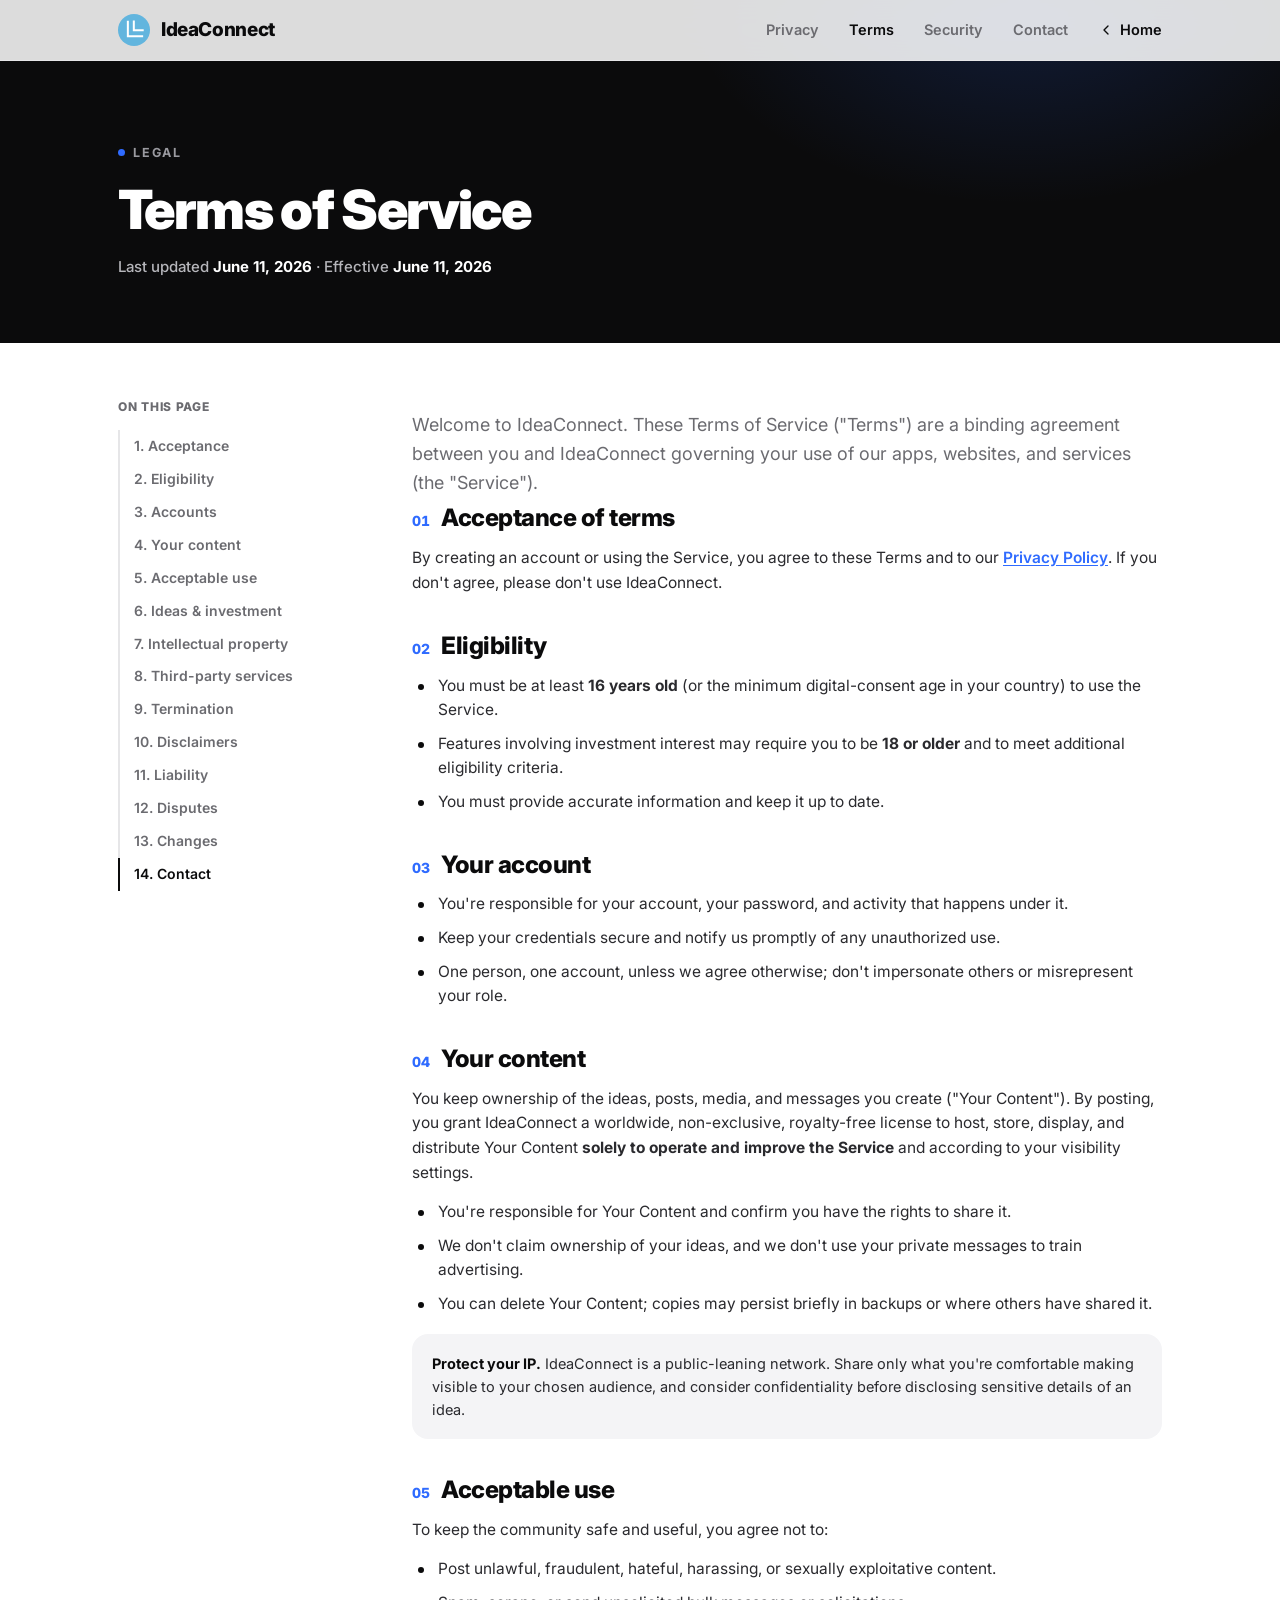
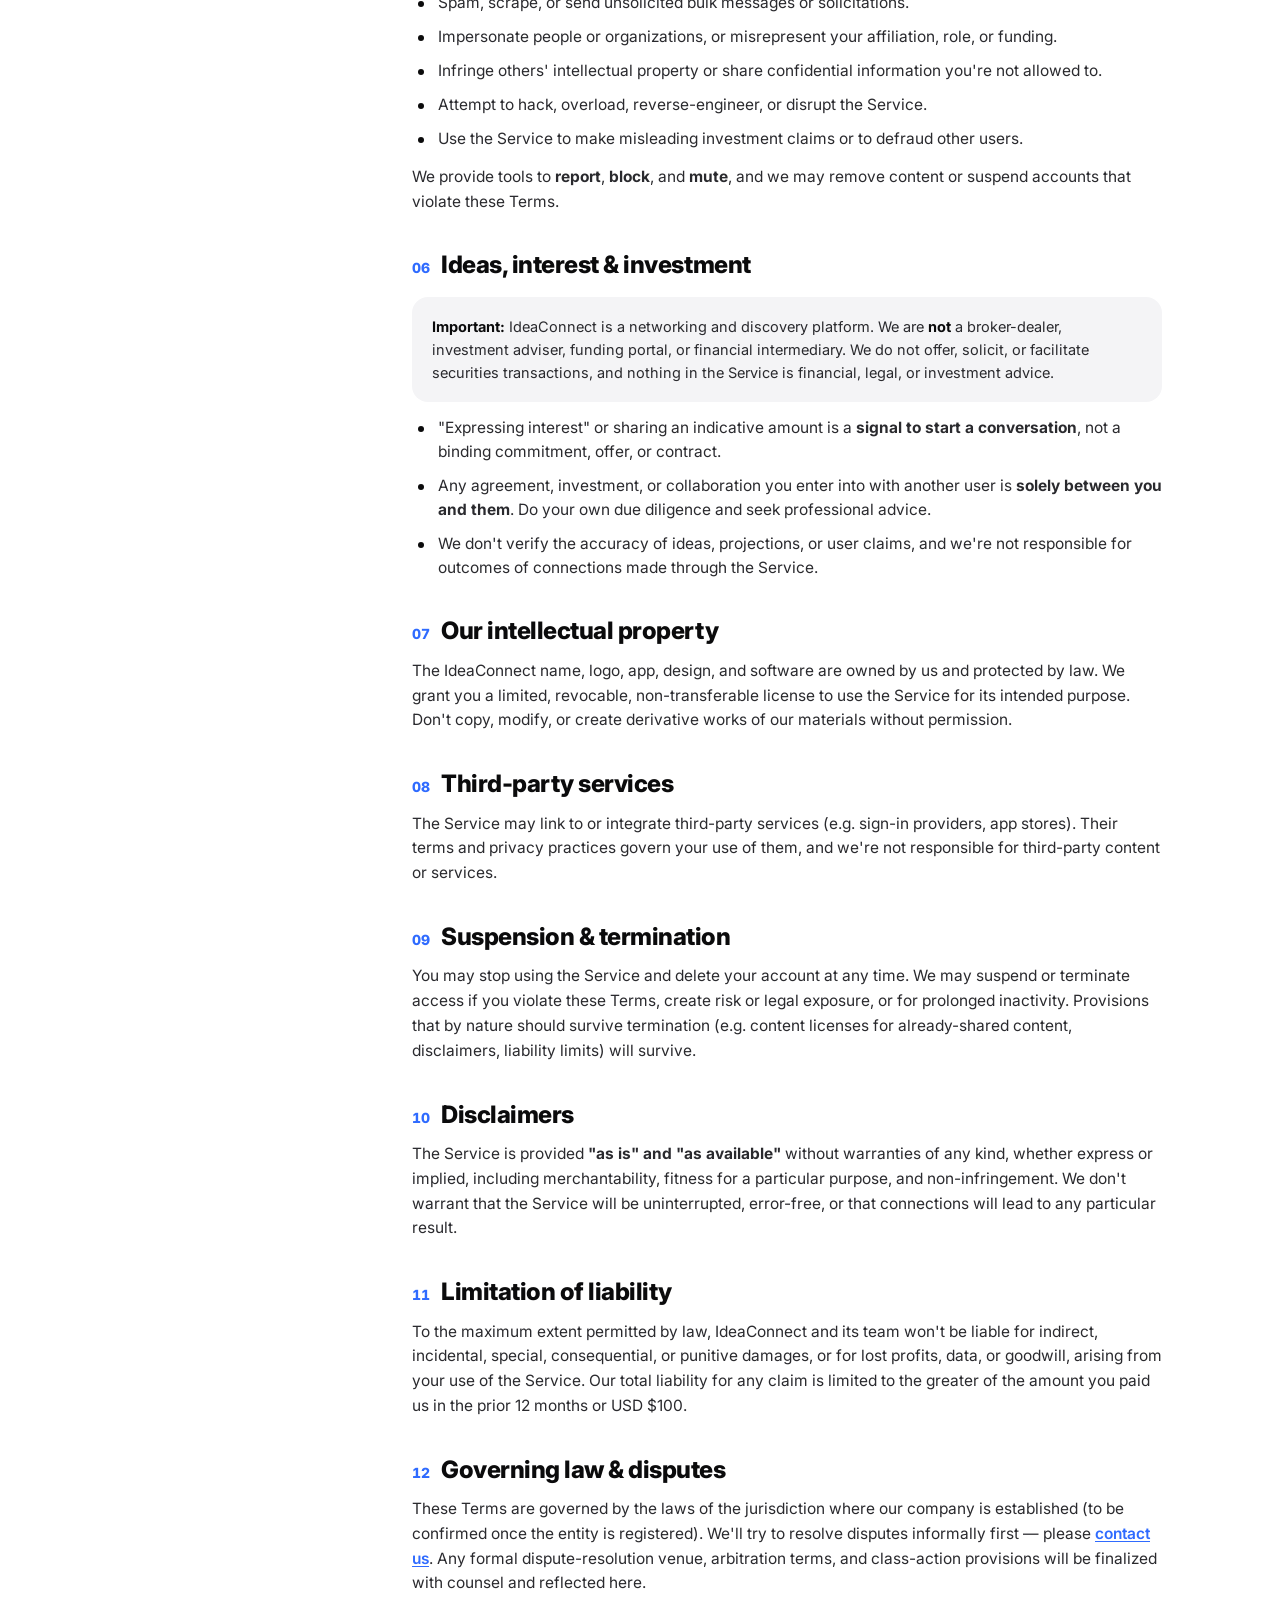
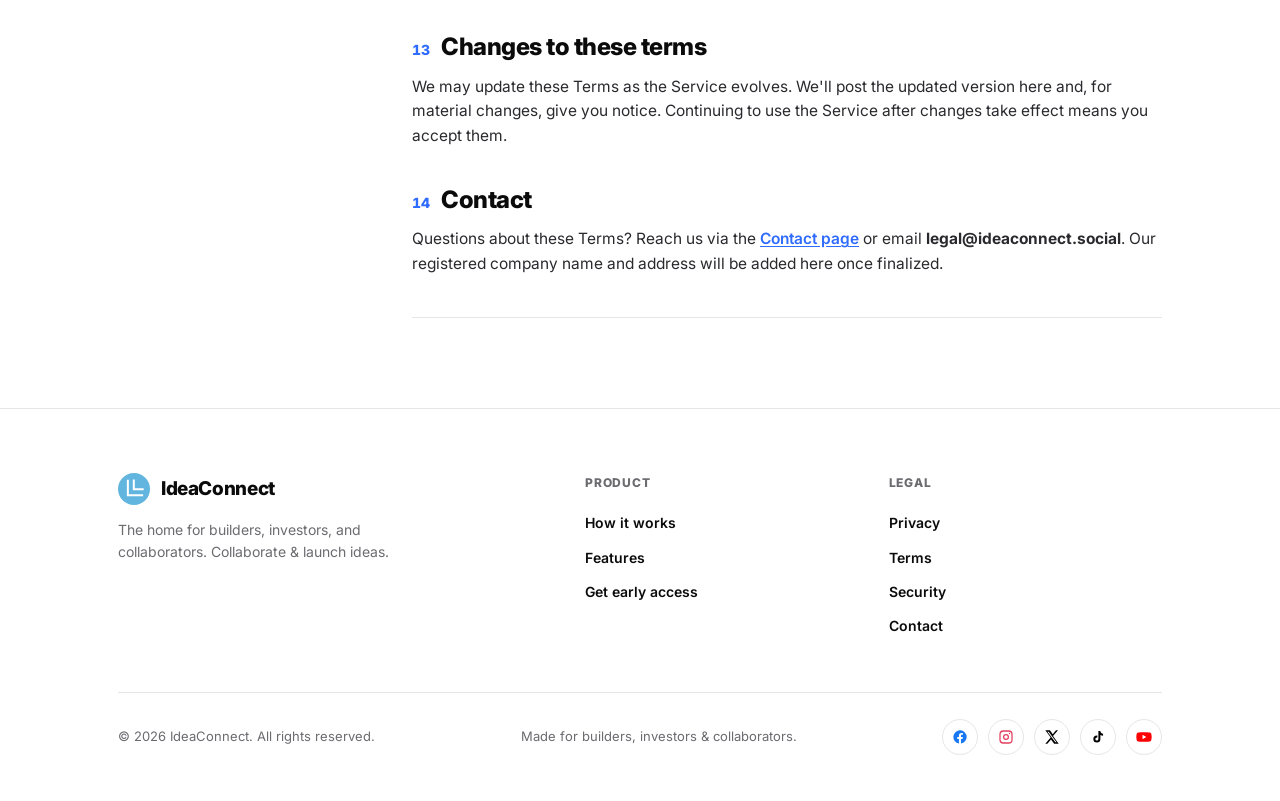
<file: terms.html>
<!DOCTYPE html>
<html lang="en">
<head>
<meta charset="UTF-8" />
<meta name="viewport" content="width=device-width, initial-scale=1.0" />
<title>Terms of Service — IdeaConnect</title>
<meta name="description" content="The terms that govern your use of IdeaConnect." />
<link rel="canonical" href="https://ideaconnect.social/terms.html" />
<meta name="theme-color" content="#0B0B0C" />
<link rel="icon" href="favicon.svg" type="image/svg+xml" />
<link rel="apple-touch-icon" href="favicon.svg" />
<meta property="og:type" content="website" />
<meta property="og:site_name" content="IdeaConnect" />
<meta property="og:title" content="Terms of Service — IdeaConnect" />
<meta property="og:description" content="The terms that govern your use of IdeaConnect." />
<meta property="og:url" content="https://ideaconnect.social/terms.html" />
<meta property="og:image" content="https://ideaconnect.social/assets/cover.png" />
<meta name="twitter:card" content="summary_large_image" />
<link rel="preconnect" href="https://fonts.googleapis.com" />
<link rel="preconnect" href="https://fonts.gstatic.com" crossorigin />
<link href="https://fonts.googleapis.com/css2?family=Inter:wght@400;500;600;700;800;900&display=swap" rel="stylesheet" />
<link rel="stylesheet" href="legal.css" />
</head>
<body>

<nav class="nav">
  <div class="nav-in">
    <a href="index.html" class="brand"><span class="logo"><svg viewBox="0 0 32 32" fill="none"><circle cx="16" cy="16" r="16" fill="#62B5DE"/><path fill="#fff" d="M14.817 6.421h2v8.886h8.887v2H14.817zm-5.959.437h2v14.283h14.283v2H8.858z"/></svg></span>IdeaConnect</a>
    <div class="nav-links">
      <a href="privacy.html" class="hide-sm">Privacy</a>
      <a href="terms.html" class="active hide-sm">Terms</a>
      <a href="security.html" class="hide-sm">Security</a>
      <a href="contact.html" class="hide-sm">Contact</a>
      <a href="index.html" class="back-link"><svg viewBox="0 0 24 24" fill="none" stroke="currentColor" stroke-width="2" stroke-linecap="round" stroke-linejoin="round"><polyline points="15 18 9 12 15 6"/></svg>Home</a>
    </div>
  </div>
</nav>

<header class="lhero">
  <div class="wrap">
    <span class="eyebrow"><span class="dot"></span>Legal</span>
    <h1>Terms of Service</h1>
    <p class="upd">Last updated <b>June 11, 2026</b> · Effective <b>June 11, 2026</b></p>
  </div>
</header>

<main class="legal">
  <div class="wrap legal-grid">
    <aside class="toc">
      <h4>On this page</h4>
      <a href="#accept">1. Acceptance</a>
      <a href="#eligibility">2. Eligibility</a>
      <a href="#accounts">3. Accounts</a>
      <a href="#content">4. Your content</a>
      <a href="#conduct">5. Acceptable use</a>
      <a href="#invest">6. Ideas &amp; investment</a>
      <a href="#ip">7. Intellectual property</a>
      <a href="#thirdparty">8. Third-party services</a>
      <a href="#termination">9. Termination</a>
      <a href="#disclaimers">10. Disclaimers</a>
      <a href="#liability">11. Liability</a>
      <a href="#disputes">12. Disputes</a>
      <a href="#changes">13. Changes</a>
      <a href="#contact">14. Contact</a>
    </aside>

    <div class="content">
      <section id="accept">
        <p class="lead">Welcome to IdeaConnect. These Terms of Service ("Terms") are a binding agreement between you and IdeaConnect governing your use of our apps, websites, and services (the "Service").</p>
        <h2><span class="num">01</span> Acceptance of terms</h2>
        <p>By creating an account or using the Service, you agree to these Terms and to our <a class="inline" href="privacy.html">Privacy Policy</a>. If you don't agree, please don't use IdeaConnect.</p>
      </section>

      <section id="eligibility">
        <h2><span class="num">02</span> Eligibility</h2>
        <ul>
          <li>You must be at least <b>16 years old</b> (or the minimum digital-consent age in your country) to use the Service.</li>
          <li>Features involving investment interest may require you to be <b>18 or older</b> and to meet additional eligibility criteria.</li>
          <li>You must provide accurate information and keep it up to date.</li>
        </ul>
      </section>

      <section id="accounts">
        <h2><span class="num">03</span> Your account</h2>
        <ul>
          <li>You're responsible for your account, your password, and activity that happens under it.</li>
          <li>Keep your credentials secure and notify us promptly of any unauthorized use.</li>
          <li>One person, one account, unless we agree otherwise; don't impersonate others or misrepresent your role.</li>
        </ul>
      </section>

      <section id="content">
        <h2><span class="num">04</span> Your content</h2>
        <p>You keep ownership of the ideas, posts, media, and messages you create ("Your Content"). By posting, you grant IdeaConnect a worldwide, non-exclusive, royalty-free license to host, store, display, and distribute Your Content <b>solely to operate and improve the Service</b> and according to your visibility settings.</p>
        <ul>
          <li>You're responsible for Your Content and confirm you have the rights to share it.</li>
          <li>We don't claim ownership of your ideas, and we don't use your private messages to train advertising.</li>
          <li>You can delete Your Content; copies may persist briefly in backups or where others have shared it.</li>
        </ul>
        <div class="callout"><b>Protect your IP.</b> IdeaConnect is a public-leaning network. Share only what you're comfortable making visible to your chosen audience, and consider confidentiality before disclosing sensitive details of an idea.</div>
      </section>

      <section id="conduct">
        <h2><span class="num">05</span> Acceptable use</h2>
        <p>To keep the community safe and useful, you agree not to:</p>
        <ul>
          <li>Post unlawful, fraudulent, hateful, harassing, or sexually exploitative content.</li>
          <li>Spam, scrape, or send unsolicited bulk messages or solicitations.</li>
          <li>Impersonate people or organizations, or misrepresent your affiliation, role, or funding.</li>
          <li>Infringe others' intellectual property or share confidential information you're not allowed to.</li>
          <li>Attempt to hack, overload, reverse-engineer, or disrupt the Service.</li>
          <li>Use the Service to make misleading investment claims or to defraud other users.</li>
        </ul>
        <p>We provide tools to <b>report</b>, <b>block</b>, and <b>mute</b>, and we may remove content or suspend accounts that violate these Terms.</p>
      </section>

      <section id="invest">
        <h2><span class="num">06</span> Ideas, interest &amp; investment</h2>
        <div class="callout"><b>Important:</b> IdeaConnect is a networking and discovery platform. We are <b>not</b> a broker-dealer, investment adviser, funding portal, or financial intermediary. We do not offer, solicit, or facilitate securities transactions, and nothing in the Service is financial, legal, or investment advice.</div>
        <ul>
          <li>"Expressing interest" or sharing an indicative amount is a <b>signal to start a conversation</b>, not a binding commitment, offer, or contract.</li>
          <li>Any agreement, investment, or collaboration you enter into with another user is <b>solely between you and them</b>. Do your own due diligence and seek professional advice.</li>
          <li>We don't verify the accuracy of ideas, projections, or user claims, and we're not responsible for outcomes of connections made through the Service.</li>
        </ul>
      </section>

      <section id="ip">
        <h2><span class="num">07</span> Our intellectual property</h2>
        <p>The IdeaConnect name, logo, app, design, and software are owned by us and protected by law. We grant you a limited, revocable, non-transferable license to use the Service for its intended purpose. Don't copy, modify, or create derivative works of our materials without permission.</p>
      </section>

      <section id="thirdparty">
        <h2><span class="num">08</span> Third-party services</h2>
        <p>The Service may link to or integrate third-party services (e.g. sign-in providers, app stores). Their terms and privacy practices govern your use of them, and we're not responsible for third-party content or services.</p>
      </section>

      <section id="termination">
        <h2><span class="num">09</span> Suspension &amp; termination</h2>
        <p>You may stop using the Service and delete your account at any time. We may suspend or terminate access if you violate these Terms, create risk or legal exposure, or for prolonged inactivity. Provisions that by nature should survive termination (e.g. content licenses for already-shared content, disclaimers, liability limits) will survive.</p>
      </section>

      <section id="disclaimers">
        <h2><span class="num">10</span> Disclaimers</h2>
        <p>The Service is provided <b>"as is" and "as available"</b> without warranties of any kind, whether express or implied, including merchantability, fitness for a particular purpose, and non-infringement. We don't warrant that the Service will be uninterrupted, error-free, or that connections will lead to any particular result.</p>
      </section>

      <section id="liability">
        <h2><span class="num">11</span> Limitation of liability</h2>
        <p>To the maximum extent permitted by law, IdeaConnect and its team won't be liable for indirect, incidental, special, consequential, or punitive damages, or for lost profits, data, or goodwill, arising from your use of the Service. Our total liability for any claim is limited to the greater of the amount you paid us in the prior 12 months or USD $100.</p>
      </section>

      <section id="disputes">
        <h2><span class="num">12</span> Governing law &amp; disputes</h2>
        <p>These Terms are governed by the laws of the jurisdiction where our company is established (to be confirmed once the entity is registered). We'll try to resolve disputes informally first — please <a class="inline" href="contact.html">contact us</a>. Any formal dispute-resolution venue, arbitration terms, and class-action provisions will be finalized with counsel and reflected here.</p>
      </section>

      <section id="changes">
        <h2><span class="num">13</span> Changes to these terms</h2>
        <p>We may update these Terms as the Service evolves. We'll post the updated version here and, for material changes, give you notice. Continuing to use the Service after changes take effect means you accept them.</p>
      </section>

      <section id="contact">
        <h2><span class="num">14</span> Contact</h2>
        <p>Questions about these Terms? Reach us via the <a class="inline" href="contact.html">Contact page</a> or email <b>legal@ideaconnect.social</b>. Our registered company name and address will be added here once finalized.</p>
        <div class="divider"></div>
      </section>
    </div>
  </div>
</main>

<footer>
  <div class="wrap">
    <div class="foot-top">
      <div class="foot-brand">
        <a href="index.html" class="brand"><span class="logo"><svg viewBox="0 0 32 32" fill="none"><circle cx="16" cy="16" r="16" fill="#62B5DE"/><path fill="#fff" d="M14.817 6.421h2v8.886h8.887v2H14.817zm-5.959.437h2v14.283h14.283v2H8.858z"/></svg></span>IdeaConnect</a>
        <p>The home for builders, investors, and collaborators. Collaborate &amp; launch ideas.</p>
      </div>
      <div class="fcol"><h4>Product</h4><a href="index.html#how">How it works</a><a href="index.html#features">Features</a><a href="https://forms.gle/CPTDTAvS8rmMY95aA" target="_blank" rel="noopener">Get early access</a></div>
      <div class="fcol"><h4>Legal</h4><a href="privacy.html">Privacy</a><a href="terms.html">Terms</a><a href="security.html">Security</a><a href="contact.html">Contact</a></div>
    </div>
    <div class="foot-bot">
      <span>© 2026 IdeaConnect. All rights reserved.</span>
      <span>Made for builders, investors &amp; collaborators.</span>
<div class="foot-social">
        <a href="https://www.facebook.com/profile.php?id=61590474462932" target="_blank" rel="noopener" class="s-fb" aria-label="Facebook"><svg viewBox="0 0 24 24" fill="currentColor"><path d="M22 12a10 10 0 1 0-11.6 9.9v-7H7.9V12h2.5V9.8c0-2.5 1.5-3.8 3.7-3.8 1.1 0 2.2.2 2.2.2v2.4h-1.2c-1.2 0-1.6.8-1.6 1.5V12h2.7l-.4 2.9h-2.3v7A10 10 0 0 0 22 12z"/></svg></a>
        <a href="https://www.instagram.com/ideaconnect_official" target="_blank" rel="noopener" class="s-ig" aria-label="Instagram"><svg viewBox="0 0 24 24" fill="none" stroke="currentColor" stroke-width="1.9"><rect x="3" y="3" width="18" height="18" rx="5"/><circle cx="12" cy="12" r="3.6"/><circle cx="17.3" cy="6.7" r="1" fill="currentColor" stroke="none"/></svg></a>
        <a href="https://x.com/ideaconnect_" target="_blank" rel="noopener" class="s-x" aria-label="X"><svg viewBox="0 0 24 24" fill="currentColor"><path d="M18 2h3l-7.5 8.6L22 22h-6.8l-4.7-6.2L5 22H2l8-9.2L2 2h6.9l4.3 5.7L18 2zm-1 18h1.7L7 4H5.2L17 20z"/></svg></a>
        <a href="https://www.tiktok.com/@ideaconnect.official" target="_blank" rel="noopener" class="s-tt" aria-label="TikTok"><svg viewBox="0 0 24 24" fill="currentColor"><path d="M16.6 5.8a4.3 4.3 0 0 1-1-2.8h-3v12.1a2.3 2.3 0 1 1-2.3-2.3c.2 0 .5 0 .7.1V9.8a5.4 5.4 0 0 0-.7 0 5.3 5.3 0 1 0 5.3 5.3V9a7.3 7.3 0 0 0 4 1.2V7.2a4.3 4.3 0 0 1-3-1.4z"/></svg></a>
        <a href="https://youtube.com/@ideaconnect-official" target="_blank" rel="noopener" class="s-yt" aria-label="YouTube"><svg viewBox="0 0 24 24" fill="currentColor"><path d="M23 7.5a3 3 0 0 0-2.1-2.1C19 4.9 12 4.9 12 4.9s-7 0-8.9.5A3 3 0 0 0 1 7.5 31 31 0 0 0 .5 12 31 31 0 0 0 1 16.5a3 3 0 0 0 2.1 2.1c1.9.5 8.9.5 8.9.5s7 0 8.9-.5a3 3 0 0 0 2.1-2.1A31 31 0 0 0 23.5 12 31 31 0 0 0 23 7.5zM9.8 15.3V8.7l5.7 3.3z"/></svg></a>
      </div>
    </div>
  </div>
</footer>

<script src="legal.js"></script>
</body>
</html>
</file>
<file: legal.css>
/* IdeaConnect — shared legal/marketing-secondary styles */
:root{
  --ink:#0B0B0C; --muted:#6B6B70; --border:#E6E6E8; --accent:#2F6BFF; --surf:#F4F4F6;
  --bg:#FFFFFF; --night:#0B0B0C; --danger:#E5484D; --success:#2E9E5B;
  --maxw:1100px; --ease:cubic-bezier(.22,.61,.36,1);
}
*{box-sizing:border-box;margin:0;padding:0;}
html{scroll-behavior:smooth;}
body{font-family:'Inter',-apple-system,BlinkMacSystemFont,'SF Pro Display',sans-serif;background:var(--bg);color:var(--ink);
  -webkit-font-smoothing:antialiased;line-height:1.6;overflow-x:hidden;}
a{color:inherit;text-decoration:none;}
img{display:block;max-width:100%;}
.wrap{max-width:var(--maxw);margin:0 auto;padding:0 28px;}
h1,h2,h3{letter-spacing:-0.02em;font-weight:800;line-height:1.1;}

/* nav (shared, simplified) */
.nav{position:fixed;top:0;left:0;right:0;z-index:100;background:rgba(255,255,255,.86);backdrop-filter:saturate(180%) blur(18px);border-bottom:1px solid var(--border);}
.nav-in{max-width:var(--maxw);margin:0 auto;padding:14px 28px;display:flex;align-items:center;justify-content:space-between;gap:20px;}
.brand{display:flex;align-items:center;gap:11px;font-weight:800;font-size:19px;letter-spacing:-0.02em;}
.brand .logo{width:32px;height:32px;display:flex;align-items:center;justify-content:center;}
.brand .logo svg{width:32px;height:32px;}
.nav-links{display:flex;align-items:center;gap:30px;}
.nav-links a{font-size:14.5px;font-weight:600;color:var(--muted);transition:color .2s;}
.nav-links a:hover,.nav-links a.active{color:var(--ink);}
.nav .btn{height:42px;padding:0 18px;font-size:14px;}
.btn{display:inline-flex;align-items:center;justify-content:center;gap:8px;height:50px;padding:0 24px;border-radius:999px;
  font-family:inherit;font-size:15px;font-weight:700;cursor:pointer;border:none;transition:transform .25s var(--ease),box-shadow .25s var(--ease);white-space:nowrap;}
.btn-primary{background:var(--ink);color:#fff;}
.btn-primary:hover{transform:translateY(-2px);box-shadow:0 16px 34px -12px rgba(11,11,12,.5);}
.btn svg{width:17px;height:17px;}
.nav-links a.back-link{color:var(--ink);display:inline-flex;align-items:center;gap:6px;}
.nav-links a.back-link svg{width:16px;height:16px;}

/* hero header for legal pages */
.lhero{background:var(--night);color:#fff;padding:138px 0 64px;position:relative;overflow:hidden;}
.lhero::before{content:"";position:absolute;inset:0;background:radial-gradient(560px 340px at 80% 0%,rgba(47,107,255,.18),transparent 60%);pointer-events:none;}
.lhero .wrap{position:relative;z-index:2;}
.lhero .eyebrow{display:inline-flex;align-items:center;gap:8px;font-size:12.5px;font-weight:700;letter-spacing:.14em;text-transform:uppercase;color:#9A9AA0;}
.lhero .eyebrow .dot{width:7px;height:7px;border-radius:50%;background:var(--accent);}
.lhero h1{font-size:clamp(34px,5vw,54px);font-weight:900;letter-spacing:-0.03em;margin-top:16px;}
.lhero p.upd{margin-top:16px;color:#B6B6BB;font-size:15px;font-weight:500;}
.lhero p.upd b{color:#fff;font-weight:700;}

/* disclaimer banner */
.disclaimer{max-width:var(--maxw);margin:-26px auto 0;padding:0 28px;position:relative;z-index:5;}
.disclaimer-in{background:#FFF7E6;border:1px solid #F2D98C;border-radius:16px;padding:16px 18px;display:flex;gap:12px;align-items:flex-start;box-shadow:0 14px 30px -18px rgba(11,11,12,.3);}
.disclaimer-in svg{width:20px;height:20px;color:#B8860B;flex-shrink:0;margin-top:1px;}
.disclaimer-in p{font-size:13.5px;color:#6B5A2E;line-height:1.55;}
.disclaimer-in p b{color:#5A4A1E;}

/* body layout */
.legal{padding:54px 0 90px;}
.legal-grid{display:grid;grid-template-columns:240px 1fr;gap:54px;align-items:start;}
.toc{position:sticky;top:96px;}
.toc h4{font-size:12px;font-weight:800;letter-spacing:.06em;text-transform:uppercase;color:var(--muted);margin-bottom:14px;}
.toc a{display:block;font-size:14px;font-weight:600;color:var(--muted);padding:7px 0 7px 14px;border-left:2px solid var(--border);transition:all .2s;line-height:1.35;}
.toc a:hover{color:var(--ink);border-color:#C2C2C7;}
.toc a.active{color:var(--ink);border-color:var(--ink);}

.content{min-width:0;}
.content .lead{font-size:18px;color:var(--muted);line-height:1.6;margin-bottom:8px;}
.content section{padding-top:38px;scroll-margin-top:96px;}
.content section:first-of-type{padding-top:0;}
.content h2{font-size:24px;display:flex;align-items:baseline;gap:12px;}
.content h2 .num{font-size:14px;font-weight:800;color:var(--accent);font-variant-numeric:tabular-nums;}
.content h3{font-size:17px;margin-top:24px;}
.content p{font-size:15.5px;color:#2A2A2E;margin-top:14px;}
.content ul{margin:14px 0 0;padding-left:0;list-style:none;display:flex;flex-direction:column;gap:10px;}
.content ul li{position:relative;padding-left:26px;font-size:15.5px;color:#2A2A2E;line-height:1.55;}
.content ul li::before{content:"";position:absolute;left:6px;top:10px;width:6px;height:6px;border-radius:50%;background:var(--ink);}
.content a.inline{color:var(--accent);font-weight:600;text-decoration:underline;text-underline-offset:2px;}
.content .callout{margin-top:18px;background:var(--surf);border-radius:16px;padding:18px 20px;font-size:14.5px;color:#2A2A2E;line-height:1.6;}
.content .callout b{color:var(--ink);}
.divider{height:1px;background:var(--border);margin:40px 0 0;}

/* contact specific */
.contact-grid{display:grid;grid-template-columns:repeat(2,1fr);gap:20px;margin-top:8px;}
.ccard{border:1px solid var(--border);border-radius:20px;padding:28px 26px;transition:transform .3s var(--ease),box-shadow .3s var(--ease),border-color .3s;}
.ccard:hover{transform:translateY(-5px);box-shadow:0 24px 50px -28px rgba(11,11,12,.26);border-color:#D2D2D6;}
.ccard .ci{width:50px;height:50px;border-radius:14px;background:var(--ink);color:#fff;display:flex;align-items:center;justify-content:center;}
.ccard .ci svg{width:24px;height:24px;}
.ccard h3{font-size:19px;margin-top:18px;}
.ccard p{font-size:14.5px;color:var(--muted);margin-top:8px;line-height:1.55;}
.ccard a.cmail{display:inline-flex;align-items:center;gap:7px;margin-top:16px;font-size:15px;font-weight:700;color:var(--ink);}
.ccard a.cmail svg{width:16px;height:16px;transition:transform .2s var(--ease);}
.ccard a.cmail:hover svg{transform:translateX(3px);}

.cform{border:1px solid var(--border);border-radius:24px;padding:30px;margin-top:30px;}
.cform h3{font-size:20px;}
.frow2{display:grid;grid-template-columns:1fr 1fr;gap:16px;margin-top:20px;}
.field{display:flex;flex-direction:column;gap:8px;}
.field label{font-size:13px;font-weight:700;}
.field input,.field select,.field textarea{font-family:inherit;font-size:15px;color:var(--ink);border:1.5px solid var(--border);border-radius:14px;padding:13px 15px;background:#fff;outline:none;transition:border-color .15s,box-shadow .15s;}
.field input:focus,.field select:focus,.field textarea:focus{border-color:var(--ink);box-shadow:0 0 0 3px rgba(11,11,12,.06);}
.field textarea{min-height:120px;resize:vertical;}
.field.full{margin-top:16px;}
.cform .btn{margin-top:20px;}
.cform .note{font-size:12.5px;color:var(--muted);margin-top:14px;}

/* footer */
footer{padding:64px 0 46px;border-top:1px solid var(--border);}
.foot-top{display:grid;grid-template-columns:1.6fr 1fr 1fr;gap:30px;}
.foot-brand p{color:var(--muted);font-size:14px;max-width:300px;line-height:1.6;margin-top:14px;}
.fcol h4{font-size:12px;font-weight:800;letter-spacing:.06em;text-transform:uppercase;color:var(--muted);margin-bottom:14px;}
.fcol a{display:block;font-size:14px;font-weight:600;color:var(--ink);padding:6px 0;transition:color .2s;}
.fcol a:hover{color:var(--accent);}
.foot-bot{display:flex;align-items:center;justify-content:space-between;gap:20px;margin-top:48px;padding-top:26px;border-top:1px solid var(--border);color:var(--muted);font-size:13px;}
.foot-social{display:flex;gap:10px;}
.foot-social a{width:36px;height:36px;border-radius:50%;border:1.5px solid var(--border);display:flex;align-items:center;justify-content:center;color:var(--ink);transition:all .2s;}
.foot-social svg{width:16px;height:16px;}
.foot-social a.s-fb{color:#1877F2;}
.foot-social a.s-ig{color:#E4405F;}
.foot-social a.s-x{color:#000;}
.foot-social a.s-tt{color:#000;}
.foot-social a.s-yt{color:#FF0000;}
.foot-social a:hover{color:#fff;}
.foot-social a.s-fb:hover{background:#1877F2;border-color:#1877F2;}
.foot-social a.s-ig:hover{background:linear-gradient(45deg,#F58529,#DD2A7B,#8134AF,#515BD4);border-color:#DD2A7B;}
.foot-social a.s-x:hover{background:#000;border-color:#000;}
.foot-social a.s-tt:hover{background:#000;border-color:#000;}
.foot-social a.s-yt:hover{background:#FF0000;border-color:#FF0000;}

html.js .reveal{opacity:0;transform:translateY(22px);}
html.js .reveal.in{opacity:1;transform:none;transition:opacity .6s var(--ease),transform .6s var(--ease);}

@media (max-width:860px){
  .nav-links .hide-sm{display:none;}
  .legal-grid{grid-template-columns:1fr;gap:0;}
  .toc{position:static;margin-bottom:36px;padding-bottom:30px;border-bottom:1px solid var(--border);}
  .toc a{display:inline-block;border-left:none;padding:6px 12px;border:1px solid var(--border);border-radius:999px;margin:0 6px 8px 0;}
  .toc a.active{background:var(--ink);color:#fff;}
  .contact-grid{grid-template-columns:1fr;}
  .frow2{grid-template-columns:1fr;}
  .foot-top{grid-template-columns:1fr 1fr;gap:30px 20px;}
}
@media (max-width:560px){
  .wrap{padding:0 20px;}
  .foot-top{grid-template-columns:1fr;}
  .foot-bot{flex-direction:column;align-items:flex-start;gap:12px;}
}
@media (prefers-reduced-motion:reduce){*{animation:none!important;scroll-behavior:auto;}html.js .reveal{opacity:1!important;transform:none!important;}}
</file>
